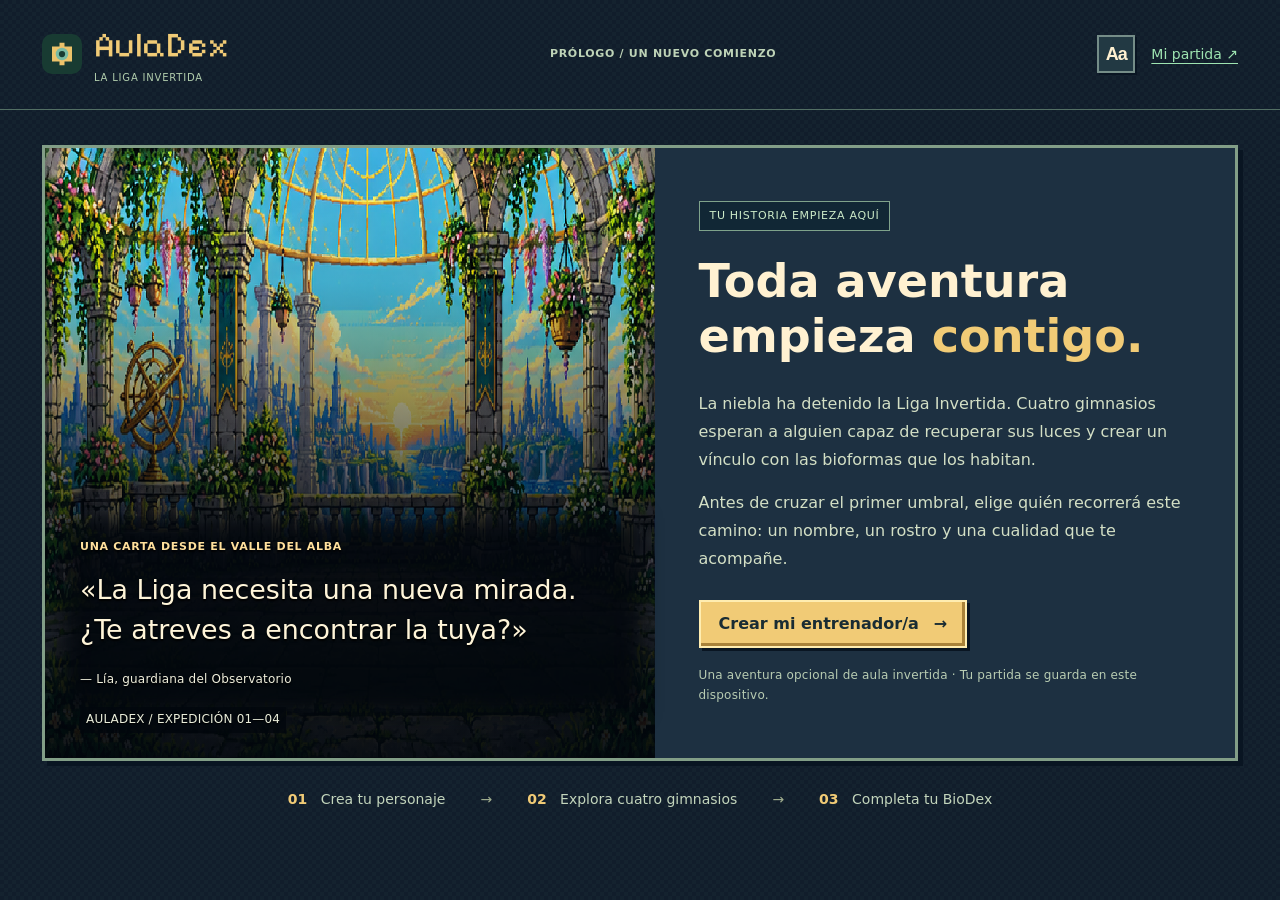
<file: docs/index.html>
<!doctype html>
<html lang="es" data-font="readable"><head>
<meta charset="utf-8"><meta name="viewport" content="width=device-width,initial-scale=1,viewport-fit=cover">
<meta name="theme-color" content="#142733"><meta name="description" content="Cuatro gimnasios, cuatro bioformas y una aventura opcional para transformar tus clases con aula invertida.">
<title>AulaDex · La Liga Invertida</title>
<link rel="icon" href="./assets/favicon.svg" type="image/svg+xml"><link rel="stylesheet" href="./styles.css?v=retro1"><link rel="stylesheet" href="./profile.css?v=retro1">
<link rel="preload" href="./assets/pixelify-latin.woff2" as="font" type="font/woff2" crossorigin><link rel="stylesheet" href="./retro.css?v=contrast4">
<link rel="stylesheet" href="./reading.css?v=reading5">
</head><body><a class="skip" href="#main">Saltar al contenido</a><div id="app"></div>
<div id="toast" class="toast" role="status" aria-live="polite"></div>
<dialog id="dialog" aria-labelledby="dialog-title"><div id="dialog-content"></div></dialog>
<input id="import-file" type="file" accept="application/json,.json" hidden>
<noscript>Activa JavaScript para iniciar esta aventura.</noscript><script type="module" src="./app.js?v=reading5"></script></body></html>
</file>
<file: docs/styles.css>
:root{--paper:#f5f2e9;--card:#fffdf7;--ink:#243b32;--green:#193e33;--muted:#70786c;--line:#dedfd2;--gold:#efc56a;--serif:Georgia,'Times New Roman',serif;--mono:'Courier New',monospace;--sans:system-ui,-apple-system,BlinkMacSystemFont,'Segoe UI',sans-serif}
*{box-sizing:border-box}html{scroll-behavior:smooth}body{margin:0;background:var(--paper);color:var(--ink);font:15px/1.6 var(--sans)}button,input,textarea{font:inherit}button,a,input,textarea{-webkit-tap-highlight-color:transparent}button{cursor:pointer}a{color:inherit;text-decoration:none}button:disabled{cursor:default;opacity:.5}button:focus-visible,a:focus-visible,input:focus-visible,textarea:focus-visible{outline:3px solid #a66d19;outline-offset:4px}h1,h2,h3,p{margin:0}h1,h2,h3{font-family:var(--serif);font-weight:500;line-height:1.12}h1{font-size:clamp(36px,4vw,60px);letter-spacing:-1.8px}h1 em{color:#748c6b;font-weight:400}h2{font-size:30px;letter-spacing:-.6px}h3{font-size:24px}img{max-width:100%}.muted{color:var(--muted)}.small{font-size:12px}.eyebrow{display:block;font:10px/1.6 var(--mono);font-weight:700;letter-spacing:1.5px;text-transform:uppercase}.skip{position:fixed;left:16px;top:-100px;background:var(--gold);padding:12px;z-index:20}.skip:focus{top:16px}.sidebar{position:fixed;inset:0 auto 0 0;width:230px;padding:34px 24px;display:flex;flex-direction:column;background:#edeedf;border-right:1px solid #d8dccb;z-index:5}.brand{display:flex;align-items:center;gap:12px;margin-bottom:40px}.brand>span{font-family:var(--serif);font-size:30px;line-height:1.1}.brand small{display:block;margin-top:7px;font:8px var(--mono);letter-spacing:1.5px}.edition{font:8px var(--mono);letter-spacing:1px;display:flex;justify-content:space-between;color:#737e68;padding-bottom:18px;border-bottom:1px solid #d2d7c5}nav{display:grid;gap:8px;margin:24px -10px 36px}.nav-item{display:flex;align-items:center;gap:13px;padding:13px 15px;border-radius:5px;color:#63715d;font-size:13px}.nav-item>span{font-size:19px;min-width:20px;text-align:center}.nav-item.active{background:var(--green);color:#fff8e8;box-shadow:0 3px 0 #c4cbb7}.nav-item b{margin-left:auto;font:10px var(--mono);background:#ffffff20;padding:2px 7px;border-radius:3px}.passport{border-top:1px solid #d2d7c5;padding:25px 0}.passport>strong{display:block;margin-top:7px;font-family:var(--serif);font-size:21px;overflow-wrap:anywhere}.badge-row{display:flex;gap:10px;margin:20px 0}.mini-badge{display:grid;place-items:center;width:31px;height:34px;color:#a7ad98;background:#e1e5d3;clip-path:polygon(50% 0,100% 25%,100% 75%,50% 100%,0 75%,0 25%);font-size:21px}.mini-badge.earned{background:var(--green);color:var(--gold)}.progress-track{height:4px;background:#d6ddc9}.progress-track i{display:block;height:100%;background:#567957;transition:width .5s}.passport small{display:block;margin-top:8px;color:#6c7863;font-size:10px}.sidebar-foot{margin-top:auto;font-size:9px;color:#6f7b66}.save-dot{display:inline-block;width:5px;height:5px;margin-right:5px;border-radius:50%;background:#61835f}.save-dot.warning{background:#b35d32}.text-btn{display:block;border:0;background:none;color:var(--green);padding:8px 0;font-size:11px;text-decoration:underline}.course-label{display:block;border-top:1px solid #d2d7c5;margin-top:19px;padding-top:18px;font-size:9px;line-height:1.8}.workspace{margin-left:230px}.topbar{height:94px;display:flex;align-items:center;justify-content:space-between;padding:0 42px;border-bottom:1px solid var(--line);background:#fbf9f1}.topbar .eyebrow{font-size:8px;color:#8a8f7c;margin-bottom:5px}.crumb{font-size:12px}.crumb>span{margin:0 9px;color:#a6ad96}.top-actions{display:flex;align-items:center;gap:10px}.optional-chip{font:9px var(--mono);border:1px solid #d6dccb;border-radius:50px;padding:5px 12px;color:#65755e;margin-right:8px}.icon-btn{border:1px solid #d5d9c9;background:transparent;color:var(--ink);width:35px;min-width:35px;height:35px;border-radius:4px;display:inline-grid;place-items:center;font-size:20px}.icon-btn:hover:not(:disabled){background:#e7eadb}main{max-width:1440px;margin:auto;padding:38px 42px 45px;outline:none}.page-intro{display:flex;align-items:center;justify-content:space-between;gap:20px;margin-bottom:30px}.page-intro .eyebrow{color:#7c8972;margin-bottom:12px;font-size:9px}.page-intro .muted{margin-top:12px}.chapter-seal{display:flex;align-items:center;gap:12px;padding:12px 18px;border:1px solid #d3dac5;min-width:130px;background:#eff1e4}.chapter-seal strong{font:38px var(--serif);line-height:1}.chapter-seal span{font:9px/1.8 var(--mono);color:#7a856c}.hero-panel{position:relative;min-height:364px;overflow:hidden;border-radius:7px;background:var(--green);color:#f7f1de;isolation:isolate}.hero-copy{position:relative;z-index:2;width:53%;padding:32px 35px;background:linear-gradient(90deg,#193e33 70%,#193e3300);pointer-events:none}.hero-copy>*{pointer-events:auto}.tag{display:inline-block;padding:5px 10px;border:1px solid #dbe0ce;color:#607558;border-radius:3px;font:9px/1.4 var(--mono);letter-spacing:1px}.tag.light{border-color:#ffffff38;color:#d7dfc2;font-size:8px}.hero-copy h2{font-size:clamp(28px,3vw,41px);margin:20px 0 16px;line-height:1.12}.hero-copy p{max-width:360px;color:#d0d9c3;font-size:12px;line-height:1.9}.btn{display:inline-flex;gap:15px;align-items:center;justify-content:center;background:var(--green);border:1px solid var(--green);border-radius:4px;color:#fff7e4;padding:12px 19px;font-size:12px;font-weight:600;line-height:1.5;min-height:44px;transition:filter .15s,transform .15s}.btn:hover{filter:brightness(1.15);transform:translateY(-1px)}.btn.secondary{background:transparent;color:var(--green);border-color:#cbd3be}.btn.golden{background:var(--gold);border-color:var(--gold);color:#304132}.hero-copy .btn{margin-top:21px}.hero-copy .btn>span{margin-left:10px}.hero-caption{display:block;color:#b9c9ad;font-size:8px;margin-top:15px}.scene{background-image:url('./assets/arenas.png');background-size:200% 200%;background-repeat:no-repeat;background-color:#284331}.scene-1{background-position:left top}.scene-2{background-position:right top}.scene-3{background-position:left bottom}.scene-4{background-position:right bottom}.hero-art{position:absolute;inset:0 0 0 auto;width:56%;z-index:-1}.hero-panel:after{content:'';position:absolute;inset:0;background:linear-gradient(90deg,#193e33 28%,transparent 72%);z-index:-1}.hero-coordinate{position:absolute;right:15px;bottom:12px;font:8px var(--mono);letter-spacing:1px;color:#fff5d3;background:#183b32a0;padding:5px 8px}.section-heading{display:flex;justify-content:space-between;align-items:flex-end;gap:15px;margin:32px 0 20px}.section-heading .eyebrow{font-size:8px;color:#829078;margin-bottom:7px}.section-heading h2{font-size:27px}.section-heading>.small{font-size:9px}.gym-grid{display:grid;grid-template-columns:repeat(4,minmax(0,1fr));gap:16px}.gym-card{background:var(--card);border:1px solid #dedfd0;border-radius:5px;overflow:hidden;transition:transform .2s,box-shadow .2s}.gym-card:hover{transform:translateY(-4px);box-shadow:0 10px 24px #1d392b10}.card-image{position:relative;display:block;width:100%;border:0;background:none;padding:0;text-align:left;aspect-ratio:1.1}.card-image .scene{position:absolute;inset:0}.week-label{position:absolute;top:10px;left:10px;padding:4px 6px;background:#fff9e9ed;font:8px var(--mono);color:#284331;border-radius:2px}.status-pill{position:absolute;bottom:10px;left:10px;padding:4px 7px;border-radius:3px;background:#17382de8;color:#fff6de;font:8px var(--mono)}.status-pill.done{background:#f2d28e;color:#29432b}.card-content{padding:17px 15px 10px}.card-region{font:8px var(--mono);letter-spacing:1px;text-transform:uppercase;color:#819074}.card-content h3{font-size:22px;margin:8px 0;letter-spacing:-.5px}.card-content>p{font-size:10px;color:#7b856e;min-height:17px}.card-link{border:0;border-top:1px solid #e4e6da;width:100%;background:none;padding:13px 0 4px;color:var(--gym,var(--green));display:flex;justify-content:space-between;align-items:center;font-size:10px;margin-top:15px;text-align:left;gap:8px}.field-note{display:flex;align-items:center;gap:20px;background:#ecefdf;border:1px solid #dce2cc;border-radius:4px;padding:22px 25px;margin-top:26px}.note-symbol{font-size:30px;color:#7c946c}.field-note strong{font-size:12px}.field-note p{font-size:11px;color:#748167;line-height:1.8;margin-top:5px;max-width:650px}.field-note>a{margin-left:auto;white-space:nowrap;font-size:10px;text-decoration:underline}.page-foot{max-width:1440px;padding:18px 42px;margin:auto;border-top:1px solid #e1e4d6;display:flex;justify-content:space-between;font:8px var(--mono);color:#8a937e;letter-spacing:1px}.back-link{display:inline-block;color:#71836a;font-size:11px;margin:0 0 20px}.gate-panel{display:grid;grid-template-columns:1fr 1fr;background:var(--card);border:1px solid var(--line);border-radius:6px;overflow:hidden}.gate-art{min-height:590px}.gate-copy{padding:40px 34px}.gate-copy h1{font-size:44px;margin:15px 0 24px}.lead{font-size:14px;line-height:1.9;color:#68775f}.trainer-line{display:flex;align-items:center;gap:14px;margin:25px 0}.trainer-line>span{color:var(--gym);font-size:36px}.trainer-line strong,.trainer-line small{display:block}.trainer-line small{font-size:10px;color:#819173}.lesson-meta{display:flex;flex-wrap:wrap;gap:13px;font:10px var(--mono);color:#78866c;border-top:1px solid var(--line);padding-top:18px;margin-bottom:28px}.gate-copy>p.small{margin-top:18px}.gate-copy>.btn{margin:0 4px 8px 0}label{display:block;font-size:12px;color:#65765b;line-height:1.6}input,textarea{width:100%;background:#f7f7ee;border:1px solid #cfd7c1;border-radius:4px;padding:11px 13px;color:var(--ink)}input::placeholder,textarea::placeholder{color:#89917d}input:focus,textarea:focus{background:#fffdf7}.input-row{display:flex;gap:8px;margin-top:11px}.input-row input{min-width:0;font-family:var(--mono);letter-spacing:3px;max-width:160px}.input-row .btn{padding:10px 14px;white-space:nowrap}.error-text{min-height:20px;color:#ab4739;font-size:11px;margin-top:7px}.reading-top{display:flex;justify-content:space-between;gap:10px}.reading-top .eyebrow{font-size:9px;color:#7b8a6e}.novel{display:grid;grid-template-columns:1fr 1fr;background:var(--card);border:1px solid var(--line);border-radius:6px;overflow:hidden}.novel-art{position:relative;min-height:590px;overflow:hidden}.novel-art>.scene{position:absolute;inset:0}.novel-art:after{content:'';position:absolute;inset:0;background:linear-gradient(0deg,#102d24bd,transparent 65%)}.novel-number{position:absolute;z-index:1;left:25px;top:20px;color:#fff7dd8c;font:50px var(--serif)}.speech{position:absolute;bottom:25px;left:25px;right:25px;z-index:1;background:#fffbecee;border:1px solid #e7dec6;padding:20px 23px;border-radius:3px;box-shadow:5px 5px 0 #152d2650}.speech>span{font:9px var(--mono);color:var(--gym);text-transform:uppercase;letter-spacing:2px}.speech p{font:17px/1.65 var(--serif);margin-top:7px}.novel-page{display:flex;flex-direction:column;padding:40px 35px}.novel-page>.eyebrow{color:var(--gym)}.novel-page h1{font-size:43px;margin:18px 0;letter-spacing:-1px}.lesson-divider{width:40px;height:2px;background:var(--gym);margin-bottom:23px}.lesson-text{color:#5f6c59;font-size:15px;line-height:1.9}.source-link{display:inline-block;border:0;background:none;color:#53754f;font:10px/1.7 var(--mono);text-align:left;padding:0;margin-top:18px;text-decoration:underline;text-underline-offset:3px}.thinking{background:#eef0e1;border-left:2px solid var(--gym);padding:17px 18px;margin:25px 0}.thinking span{font:8px var(--mono);letter-spacing:1px;color:#7a896c}.thinking p{margin-top:8px;font:17px/1.6 var(--serif)}.slide-nav{display:flex;align-items:center;gap:14px;justify-content:space-between;margin-top:auto;padding-top:20px}.dots{display:flex;gap:5px}.dots span{width:6px;height:6px;border-radius:50%;background:#d7ddcb}.dots .filled{background:var(--gym)}.battle-layout{display:grid;grid-template-columns:1.05fr 1fr;gap:20px}.arena{position:relative;overflow:hidden;min-height:625px;border-radius:6px;isolation:isolate}.arena-scene{position:absolute;inset:0;z-index:-2}.arena:after{content:'';position:absolute;inset:0;background:linear-gradient(0deg,#122b26a0,transparent 50%,#122b2660);z-index:-1}.enemy-hud,.player-hud{position:absolute;left:22px;right:22px;border:1px solid #f3efdc80;background:#fff9e8f0;border-radius:4px;padding:15px 18px;box-shadow:4px 4px 0 #18392c4a}.enemy-hud{top:22px}.enemy-hud>.eyebrow,.player-hud>.eyebrow{font-size:7px;color:#728267}.enemy-hud>div:first-of-type,.player-hud>div:first-of-type{display:flex;justify-content:space-between;align-items:center;margin:5px 0 8px;gap:10px}.enemy-hud strong{font:28px var(--serif)}.enemy-hud span,.player-hud span{font:11px var(--mono)}.enemy-hud small{display:block;font-size:9px;color:#728267;margin-top:6px}.hp-track{height:8px;background:#d9d9c8;border-radius:2px;overflow:hidden}.hp-track i{display:block;height:100%;background:var(--gym);transition:width .4s}.hp-track.player i{background:#4c8959}.player-hud{bottom:48px;left:32px;right:80px}.player-hud strong{font-size:14px}.arena-label{position:absolute;bottom:16px;left:25px;color:#fff2d6;font:8px var(--mono);letter-spacing:1px}.battle-flare{position:absolute;top:48%;left:50%;transform:translate(-50%,-50%);font:48px var(--serif);color:#fff8d3;text-shadow:0 2px 18px #ffe57a}.battle-flare.hit{animation:hit .6s ease-out;color:#fff4b7}.battle-console{background:var(--card);border:1px solid var(--line);border-radius:6px;padding:28px 28px}.battle-console>.eyebrow{font-size:8px;color:#7b8a6f}.battle-console h1{font:27px/1.3 var(--serif);letter-spacing:-.4px;margin:16px 0 22px}.answer-list{display:grid;gap:10px}.answer{display:flex;gap:13px;align-items:center;border:1px solid #d9decd;background:#f8f8ef;padding:13px 14px;text-align:left;color:#4b5f44;border-radius:4px;font-size:12px;line-height:1.6;min-height:60px}.answer>span{font:11px var(--mono);border:1px solid #cdd7bf;padding:3px 7px;border-radius:3px;color:#6f8562}.answer:hover:not(:disabled){background:#e9efde;border-color:#728e65}.answer:disabled{opacity:.65}.answer.correct{background:#e2eed9;border-color:#6e9560;opacity:1}.answer.wrong{background:#f5e4d9;border-color:#bf715e;opacity:1}.battle-tools{display:flex;gap:10px;margin:20px 0 14px}.tool-btn{background:none;border:1px solid #d6dccb;border-radius:4px;padding:8px 12px;color:#6d805f;font-size:11px}.battle-feedback{margin-top:18px;border-left:3px solid #77a26b;background:#edf2e5;padding:15px 18px}.battle-feedback.wrong{border-color:#ba7a5a;background:#f5eae0}.battle-feedback>strong{font-size:12px}.battle-feedback>p{margin:7px 0 13px;font-size:12px}.hint-box{margin-top:15px;padding:12px;background:#f6edcd;font-size:12px}.capture-panel{max-width:850px;text-align:center;margin:auto;background:var(--card);border:1px solid var(--line);border-radius:6px;padding:35px 50px;position:relative;overflow:hidden}.capture-panel>.eyebrow{color:var(--gym)}.capture-panel h1{font-size:39px;margin:15px 0}.capture-intro{font-size:13px;color:#78886b;max-width:550px;margin:auto}.capture-orbit{position:relative;width:300px;height:300px;margin:15px auto 4px;isolation:isolate}.sprite{aspect-ratio:1;background-image:url('./assets/creatures-v2.png');background-size:200% 200%;background-repeat:no-repeat;image-rendering:auto}.sprite-1{background-position:left top}.sprite-2{background-position:right top}.sprite-3{background-position:left bottom}.sprite-4{background-position:right bottom}.capture-orbit .sprite{position:absolute;inset:20px;z-index:2;filter:drop-shadow(0 8px 14px #24372b2b)}.silhouette{filter:brightness(0) opacity(.18)!important}.capture-orbit .silhouette{filter:brightness(0) opacity(.35)!important}.orbit{position:absolute;inset:13px;border:1px solid #dbe1cf;border-radius:50%;z-index:0}.orbit.o2{inset:40px;background:radial-gradient(circle,#e6eddd,transparent 70%);border-style:dashed}.spark{position:absolute;right:5px;top:35px;font-size:37px;color:var(--gym);z-index:3}.capture-panel>.btn{display:flex;width:max-content;max-width:100%;margin:22px auto}.creature-lore{font:18px/1.7 var(--serif);color:#647b57;max-width:560px;margin:18px auto}.fresh .revealed{animation:reveal 1.4s ease-out}.fresh .spark{animation:twinkle 1s ease-out 2}.reward-note{text-align:left;max-width:550px;margin:24px auto}.reward-note label{font-weight:600;margin-bottom:9px}.reward-note label span{font-weight:400;font-size:10px}.reward-note small{font-size:9px;color:#849277}.reward-note textarea{min-height:95px;resize:vertical}.button-row{display:flex;gap:12px;justify-content:center;flex-wrap:wrap;margin-top:22px}.league-finish{background:#f5edce;border:1px solid #e7d8a6;padding:24px;margin-top:30px}.league-finish strong{font:24px var(--serif)}.league-finish p{font-size:12px;margin:10px auto}.league-finish a{font-size:12px;text-decoration:underline}.dex-grid{display:grid;grid-template-columns:repeat(4,minmax(0,1fr));gap:18px}.dex-card{background:#efeee5;border:1px solid #dce0d0;border-radius:5px;padding:18px;text-align:center}.dex-card.registered{background:var(--card);border-top:3px solid var(--gym)}.dex-label{display:flex;justify-content:space-between;font:8px var(--mono);color:#829077}.dex-sprite{margin:20px auto 12px;width:100%;max-width:230px;aspect-ratio:1;background:radial-gradient(circle,#e4e9d7,transparent 70%)}.dex-card>.eyebrow{font-size:7px;color:#7d8b71}.dex-card h2{font-size:29px;margin:9px 0 12px}.dex-card>p:not(.eyebrow){font-size:11px;color:#7c896e;margin-top:16px;min-height:108px}.dex-card .tag{font-size:8px}.journal-grid{display:grid;grid-template-columns:1fr 1fr;gap:20px}.journal-card{position:relative;background:var(--card);border:1px solid var(--line);padding:27px;border-radius:5px;border-top:3px solid var(--gym)}.journal-number{position:absolute;right:20px;top:18px;font:34px var(--serif);color:#d5dcc9}.journal-card>.eyebrow{font-size:8px;color:var(--gym)}.journal-card h2{font-size:29px;margin:12px 24px 18px 0}.journal-card label{font-size:11px;min-height:40px;margin-bottom:15px}.journal-card textarea{min-height:140px;resize:vertical}.journal-card small{font-size:9px;color:#839173}.print-note{display:none}.library{margin-top:30px;background:#edeedf;border:1px solid #dce0ce;border-radius:4px;padding:28px}.library h2{margin:8px 0 18px;font-size:28px}.library>p{font-size:12px;line-height:1.8}.library>p+.btn{margin-top:18px}.source-title{display:block;font-size:10px;color:#7f8b71;margin-top:3px}.library .source-link{margin-top:12px}.guide-grid{display:grid;grid-template-columns:repeat(2,1fr);gap:20px}.guide-card{background:var(--card);padding:30px;border:1px solid var(--line);border-radius:4px}.guide-card>span{font:32px var(--serif);color:#b2bf9c}.guide-card h2{font-size:27px;margin:12px 0}.guide-card p{font-size:13px;color:#738066;line-height:1.9}.toast{position:fixed;bottom:22px;left:calc(50% + 100px);transform:translate(-50%,30px);opacity:0;pointer-events:none;max-width:min(90vw,500px);padding:14px 22px;background:#193e33;color:#fff7df;border:1px solid #789466;border-radius:5px;box-shadow:0 8px 20px #213f2c30;transition:.2s;z-index:30;font-size:12px}.toast.show{opacity:1;transform:translate(-50%,0)}dialog{max-width:610px;width:calc(100% - 32px);border:1px solid #c8d0b9;border-radius:7px;background:var(--card);color:var(--ink);padding:28px;box-shadow:0 30px 100px #16392c60;max-height:90dvh;overflow:auto}dialog::backdrop{background:#142b25a0;backdrop-filter:blur(4px)}.dialog-head{display:flex;gap:20px;justify-content:space-between;align-items:flex-start;margin-bottom:22px}.dialog-head h2{font-size:28px}.dialog-head+p{font-size:13px;line-height:1.9}.citation{margin:15px 0 23px;font-size:14px;line-height:1.9;overflow-wrap:anywhere}.citation a{text-decoration:underline}.field-label{margin:20px 0 8px}dialog .small{margin-top:18px}dialog .button-row{justify-content:flex-start}
@keyframes reveal{0%{filter:brightness(0) drop-shadow(0 0 20px #efd070);transform:scale(.65)}50%{filter:brightness(3);transform:scale(1.07)}100%{filter:brightness(1);transform:scale(1)}}@keyframes twinkle{50%{transform:scale(1.5) rotate(25deg)}}@keyframes hit{0%{transform:translate(-50%,-50%) scale(.6);opacity:.4}65%{transform:translate(-50%,-70%) scale(1.6)}100%{transform:translate(-50%,-80%);opacity:1}}
@media(min-width:1700px){.hero-panel{min-height:420px}.hero-copy{padding:42px}.card-image{aspect-ratio:1.2}.hero-copy p{font-size:14px;max-width:420px}.hero-caption{font-size:10px}}
@media(max-width:1200px){.sidebar{width:195px;padding:28px 20px}.workspace{margin-left:195px}.brand>span{font-size:26px}.brand small{font-size:7px}.topbar{padding:0 26px}main{padding:30px 26px}.gym-grid,.dex-grid{grid-template-columns:repeat(2,minmax(0,1fr))}.hero-copy{width:60%;padding:30px}.hero-art{width:56%}.card-image{aspect-ratio:1.4}.hero-copy h2{font-size:34px}.gate-copy,.novel-page{padding:27px}.gate-copy h1,.novel-page h1{font-size:37px}.battle-layout{gap:14px}.battle-console{padding:22px}.battle-console h1{font-size:25px}.page-foot{padding:18px 26px}.dex-card>p:not(.eyebrow){min-height:55px}.arena{min-height:620px}.novel-art,.gate-art{min-height:620px}}
@media(max-width:900px){.sidebar{position:static;width:100%;padding:17px 23px;flex-direction:row;align-items:center;gap:25px;border-right:0;border-bottom:1px solid var(--line)}.brand{margin:0}.brand img{width:32px;height:32px}.brand>span{font-size:24px}.brand small{font-size:6px;letter-spacing:1px;margin-top:4px}.edition,.passport,.sidebar-foot{display:none}nav{display:flex;margin:0 0 0 auto;gap:3px}.nav-item{padding:9px 11px;font-size:11px;gap:7px}.nav-item>span{font-size:16px;min-width:15px}.workspace{margin-left:0}.topbar{height:70px}.topbar .eyebrow{font-size:7px}.page-intro h1{font-size:47px}.hero-panel{min-height:345px}.hero-copy{width:57%;padding:28px}.hero-art{width:55%}.hero-copy h2{font-size:34px}.hero-caption{font-size:8px}.hero-copy p{font-size:11px}.scene.hero-art{background-size:200% 200%}.gate-art,.novel-art{min-height:610px}.battle-layout{grid-template-columns:.85fr 1fr}.player-hud{right:35px;left:20px}.toast{left:50%}}
@media(max-width:650px){.sidebar{padding:14px 16px;flex-wrap:wrap;gap:14px}.brand{width:100%;justify-content:center}.brand>span{font-size:25px}.brand small{font-size:7px}nav{margin:0;width:100%;justify-content:space-between}.nav-item{justify-content:center;padding:8px 10px;flex:1;font-size:10px;white-space:nowrap}.nav-item>span{display:none}.nav-item b{padding:1px 4px;font-size:8px;margin-left:0}.topbar{height:62px;padding:0 18px}.topbar .eyebrow{font-size:6px;letter-spacing:.7px}.crumb{font-size:10px}.top-actions{gap:6px}.optional-chip{display:none}.top-actions .icon-btn{width:30px;min-width:30px;height:30px;font-size:18px}main{padding:26px 17px 30px}.page-intro{margin-bottom:24px;gap:10px;align-items:center}.page-intro h1{font-size:39px;letter-spacing:-1.5px}.page-intro .eyebrow{font-size:7px;letter-spacing:.9px}.chapter-seal{min-width:78px;padding:9px;gap:7px}.chapter-seal strong{font-size:27px}.chapter-seal span{font-size:6px}.hero-panel{min-height:535px;display:flex;align-items:flex-end}.hero-art{inset:0 0 auto;width:100%;height:325px;background-size:200% 200%}.hero-panel:after{background:linear-gradient(0deg,#193e33 26%,#193e33dc 45%,transparent 85%);inset:0}.hero-copy{width:100%;padding:220px 24px 28px;background:transparent}.hero-copy h2{font-size:32px;margin:13px 0}.hero-copy p{font-size:12px;max-width:330px}.hero-copy .btn{margin-top:17px}.hero-caption{font-size:8px}.hero-coordinate{top:14px;bottom:auto;font-size:7px}.section-heading{align-items:flex-start;flex-direction:column;gap:8px;margin-top:27px}.section-heading h2{font-size:27px}.section-heading .eyebrow{font-size:7px}.section-heading>.small{font-size:9px}.gym-grid{gap:12px}.card-image{aspect-ratio:.95}.card-content{padding:14px 10px 8px}.card-region{font-size:6px;letter-spacing:.5px}.card-content h3{font-size:21px;min-height:47px;line-height:1.15;margin-top:7px}.card-content p{font-size:9px;min-height:29px}.week-label{font-size:6px;left:7px;top:7px}.status-pill{font-size:6px;left:6px;bottom:7px;padding:4px}.card-link{font-size:9px;margin-top:9px;min-height:40px;padding-top:10px}.field-note{padding:18px 16px;align-items:flex-start;gap:12px;flex-wrap:wrap}.field-note .note-symbol{font-size:25px}.field-note>div{flex:1}.field-note strong{font-size:11px}.field-note p{font-size:10px}.field-note>a{margin-left:36px;font-size:10px}.page-foot{padding:15px 17px;font-size:6px;letter-spacing:.5px}.gate-panel,.novel{grid-template-columns:1fr}.gate-art{min-height:0;height:auto;aspect-ratio:1.15}.gate-copy{padding:27px 22px}.gate-copy h1{font-size:38px}.gate-copy .lead{font-size:13px}.input-row{flex-wrap:wrap}.input-row input{max-width:100%;flex:1;min-width:120px}.input-row .btn{flex:1}.reading-top{align-items:flex-start}.reading-top .eyebrow{font-size:6px;max-width:110px;text-align:right}.novel-art{min-height:0;aspect-ratio:.95}.novel-number{font-size:40px;top:12px;left:18px}.speech{bottom:17px;left:17px;right:17px;padding:15px 17px}.speech p{font-size:15px}.speech>span{font-size:8px}.novel-page{padding:27px 22px}.novel-page h1{font-size:36px}.novel-page>.eyebrow{font-size:8px}.lesson-text{font-size:14px}.thinking p{font-size:17px}.slide-nav{gap:10px}.slide-nav .btn{font-size:11px;padding:11px 12px}.dots{gap:4px}.dots span{width:5px;height:5px}.battle-layout{grid-template-columns:1fr}.arena{min-height:0;aspect-ratio:1.12}.enemy-hud{top:15px;left:15px;right:38%;padding:10px 13px}.enemy-hud>.eyebrow{font-size:6px;letter-spacing:.3px}.enemy-hud strong{font-size:21px}.enemy-hud small{font-size:7px}.enemy-hud span{font-size:8px}.player-hud{bottom:38px;left:36%;right:15px;padding:10px 12px}.player-hud strong{font-size:10px}.player-hud span{font-size:8px}.player-hud>.eyebrow{font-size:6px;letter-spacing:.5px}.hp-track{height:6px}.arena-label{font-size:6px;bottom:13px;left:16px}.battle-flare{font-size:33px}.battle-console{padding:24px 20px}.battle-console h1{font-size:26px}.battle-console>.eyebrow{font-size:7px}.answer{font-size:12px;min-height:65px}.battle-tools{gap:8px}.tool-btn{font-size:10px}.capture-panel{padding:28px 18px}.capture-panel h1{font-size:33px}.capture-panel>.eyebrow{font-size:7px}.capture-intro{font-size:12px}.capture-orbit{width:min(260px,100%);height:auto;aspect-ratio:1}.capture-orbit .sprite{inset:15px}.creature-lore{font-size:17px}.reward-note label{font-size:11px}.button-row .btn{flex:1}.league-finish{padding:21px 16px}.league-finish strong{font-size:23px}.dex-grid{gap:12px}.dex-card{padding:13px 11px}.dex-label{font-size:6px}.dex-card>.eyebrow{font-size:6px;letter-spacing:.4px}.dex-card h2{font-size:25px}.dex-card>p:not(.eyebrow){font-size:10px;min-height:130px}.dex-sprite{margin:18px auto 10px}.dex-card .tag{font-size:7px;letter-spacing:.5px}.journal-grid,.guide-grid{grid-template-columns:1fr}.page-intro:has(.btn){flex-wrap:wrap}.page-intro>.btn{font-size:10px}.journal-card{padding:24px}.journal-card h2{font-size:28px}.journal-card label{min-height:0}.library{padding:22px 18px}.library h2{font-size:27px}.library>.eyebrow{font-size:8px}.guide-card{padding:25px}.toast{width:calc(100% - 32px);max-width:450px;bottom:15px;font-size:11px;padding:13px 17px}dialog{padding:24px 20px}.dialog-head h2{font-size:27px}.citation{font-size:12px}}
@media(max-width:650px){.field-note{display:grid;grid-template-columns:24px minmax(0,1fr)}.field-note>div{min-width:0}.field-note>a{grid-column:2;margin-left:0;white-space:normal}}
@media(prefers-reduced-motion:reduce){*,*:before,*:after{scroll-behavior:auto!important;animation:none!important;transition:none!important}}
@media print{body{background:white;font-size:12px}.sidebar,.topbar,.page-foot,.toast,.skip,dialog,.btn,.source-link,textarea,.journal-card>small{display:none!important}.workspace{margin:0}main{padding:0;max-width:none}.page-intro h1{font-size:35px}.journal-grid{display:block}.journal-card{break-inside:avoid;margin:15px 0;padding:15px;border:1px solid #ccc}.journal-card h2{font-size:23px}.journal-card label{min-height:0}.print-note{display:block;margin-top:15px;white-space:pre-wrap;overflow-wrap:anywhere}.library{break-inside:avoid;background:white;padding:15px}.library .source-title:before{content:'• '}.source-title{font-size:10px}.page-intro .muted{font-size:12px}}
</file>
<file: docs/profile.css>
.sr-only{position:absolute;width:1px;height:1px;overflow:hidden;clip-path:inset(50%);white-space:nowrap}
.skip:not(:focus){opacity:0;pointer-events:none}
.backup-profile{display:flex;align-items:center;gap:17px;margin-top:20px;padding:17px;background:#eef1e1;border:1px solid #d8dfc7;border-radius:4px}.backup-profile>.avatar{width:65px;height:65px;border-radius:4px}.backup-profile strong{font:24px var(--serif);overflow-wrap:anywhere}.backup-profile .text-btn{font-size:10px}
.onboarding{min-height:100dvh;background:var(--paper)}
.onboard-top{max-width:1360px;display:flex;align-items:center;justify-content:space-between;gap:20px;margin:auto;padding:26px 42px;border-bottom:1px solid var(--line)}
.onboard-top .brand{margin:0}.onboard-top>.eyebrow{font-size:9px;color:#809075}.onboard-top>.text-btn{font-size:11px}
.intro-main{max-width:1360px;padding:35px 42px 25px}.prologue{display:grid;grid-template-columns:1.05fr 1fr;min-height:610px;border:1px solid #d9decc;border-radius:7px;overflow:hidden;background:var(--card)}
.prologue-art{position:relative;isolation:isolate;min-height:610px}.prologue-art>.scene{position:absolute;inset:0;z-index:-2}.prologue-art:after{content:'';position:absolute;inset:0;z-index:-1;background:linear-gradient(0deg,#0d3027e6,transparent 70%)}
.prologue-letter{position:absolute;left:35px;right:30px;bottom:66px;color:#fff7df}.prologue-letter>.eyebrow{font-size:8px;color:#e5d79c}.prologue-letter p{font:29px/1.45 var(--serif);margin:14px 0}.prologue-letter>span:last-child{font-size:10px;color:#d2d9c0}.prologue-coordinates{position:absolute;left:35px;bottom:25px;color:#aec3a6;font:8px var(--mono);letter-spacing:2px}
.prologue-copy{padding:48px 44px;align-self:center}.prologue-copy>.tag{font-size:8px}.prologue-copy h1{font-size:clamp(36px,4vw,59px);line-height:1.1;margin:23px 0 26px;letter-spacing:-1.8px}.prologue-copy>p{font-size:13px;line-height:1.9;color:#6d7d62}.prologue-copy>p+p{margin-top:15px}.prologue-copy>.btn{margin-top:27px}.prologue-copy>small{display:block;color:#89967b;font-size:9px;line-height:1.8;margin-top:18px}.profile-edit-link{display:block;text-decoration:underline;font-size:11px;margin-top:15px}.returning-note{background:#ecf0df;border-left:2px solid #75905e;padding:12px 15px;color:#587344;font-size:11px;line-height:1.7;margin-top:20px}.prologue-steps{display:flex;justify-content:center;gap:35px;margin-top:27px;color:#7c8970;font:10px var(--mono)}.prologue-steps b{color:#345e43;font-weight:700;margin-right:9px}.prologue-steps i{font-style:normal;color:#a2af90}
.character-main{max-width:1250px;padding:30px 42px 50px}.character-heading{margin-bottom:28px}.character-heading>.eyebrow{font-size:9px;color:#829174}.character-heading h1{font-size:46px;margin:12px 0 15px}.character-heading>p:last-child{color:#7a896b;font-size:12px}.character-layout{display:grid;grid-template-columns:340px minmax(0,1fr);gap:44px;align-items:start}.character-preview{position:sticky;top:24px;background:#e9eddc;border:1px solid #cfd8bd;border-radius:6px;padding:22px;text-align:center;box-shadow:5px 5px 0 #dee4d0}.credential-top{display:flex;justify-content:space-between;color:#7f8e70;font:8px var(--mono);letter-spacing:1px}.portrait-frame{position:relative;width:100%;aspect-ratio:1;margin:22px auto 20px;background:#cad8bf;border:5px solid #fff9e6;outline:1px solid #bccbad;box-shadow:0 7px 22px #233f2920;isolation:isolate}.avatar{display:block;aspect-ratio:1;background-image:url('./assets/avatars.png');background-size:200% 200%;background-repeat:no-repeat;background-color:#294e3b;overflow:hidden}.avatar-1{background-position:left top}.avatar-2{background-position:right top}.avatar-3{background-position:left bottom}.avatar-4{background-position:right bottom}.preview-portrait{width:100%;height:100%}.credential-star{position:absolute;right:-14px;bottom:-14px;display:grid;place-items:center;width:47px;height:47px;background:var(--avatar-color);border:3px solid #fff7df;color:#f2d69b;font-size:28px;border-radius:50%}.character-preview>.eyebrow{font-size:7px;color:#82906f}.character-preview h2{font-size:31px;margin:10px 0 12px;overflow-wrap:anywhere}.credential-trait{display:inline-block;font:10px var(--mono);background:#d8e3cb;border:1px solid #c4d3b3;border-radius:3px;padding:6px 12px;color:#4d6b3e}.character-preview>p:not(.eyebrow){font:17px/1.6 var(--serif);color:#69805a;margin:17px 0;overflow-wrap:anywhere}.credential-badges{display:flex;justify-content:center;gap:18px;margin-top:24px;border-top:1px solid #d2dcc2;padding-top:20px;color:#a8b798;font-size:23px}.character-preview>small{display:block;font-size:8px;color:#80926d;margin-top:12px}.character-form{padding:8px 0}.character-form fieldset{border:0;margin:0 0 27px;padding:0;min-width:0}.character-form legend{font:19px/1.4 var(--serif);margin-bottom:14px;color:#365139}.character-form legend>span{font:9px var(--mono);display:inline-grid;place-items:center;background:#e6eadb;color:#829272;width:25px;height:25px;border-radius:50%;margin-right:9px;vertical-align:middle}.character-form legend>small{font:10px var(--sans);color:#8a977f}.character-form input{background:#fffdf7;min-height:46px;font-size:14px}.field-help{font-size:9px;color:#8b977f;line-height:1.8;margin-top:7px}.avatar-options{display:grid;grid-template-columns:repeat(4,minmax(0,1fr));gap:11px}.avatar-option{padding:5px 5px 8px;background:#faf9ee;border:1px solid #d9dfcd;border-radius:4px;position:relative;color:#7a8b6c}.avatar-option>.avatar{width:100%;border-radius:2px}.avatar-option>span:not(.avatar){display:block;font:11px var(--serif);margin-top:7px}.avatar-option>i{position:absolute;right:8px;top:8px;display:grid;place-items:center;font-style:normal;width:18px;height:18px;border-radius:50%;background:#fffae8e0;color:#426a43;font-size:9px}.avatar-option.chosen{border:2px solid #54744b;background:#eaf0de;padding:4px 4px 7px}.avatar-option:hover{border-color:#5f7f52}.trait-options{display:grid;grid-template-columns:repeat(2,minmax(0,1fr));gap:10px}.trait-option{display:flex;align-items:center;gap:10px;background:#f7f7ec;border:1px solid #d8dfcb;border-radius:4px;padding:10px 14px;color:#7c8a6d;font-size:11px}.trait-option>span{font-size:21px;color:#97a685}.trait-option.chosen{border-color:#658557;background:#e7eed9;color:#3a6035}.trait-option.chosen>span{color:#507746}.character-submit{display:flex;align-items:center;gap:20px;padding-top:18px;border-top:1px solid var(--line)}.character-submit>span{font-size:9px;color:#839477;max-width:180px;line-height:1.8}.character-form>.error-text{min-height:0;margin-bottom:10px}
.passport-portrait{width:72px;height:72px;border:3px solid #fff9e5;outline:1px solid #cbd5b9;box-shadow:3px 3px 0 #d8dfc8;margin:14px 0 10px}.passport .profile-edit-link{font-size:9px;color:#6b835d;margin-top:7px}.top-profile{display:block;width:34px;height:34px;border:2px solid #fbf8e8;outline:1px solid #ccd7bc;border-radius:50%;overflow:hidden}.top-profile>.avatar{width:100%;height:100%}.player-portrait{position:absolute;width:55px;height:55px;right:16px;top:-38px;border:3px solid #fff9e5;outline:1px solid #d1dbc0;border-radius:50%;box-shadow:0 3px 8px #14332330}.trainer-welcome{display:flex;align-items:center;gap:10px;margin-bottom:18px;color:#6d805e;font:10px var(--mono)}.trainer-welcome .avatar{width:30px;height:30px;border-radius:50%;border:2px solid #fff9e9;outline:1px solid #d0d9c1}
@media(max-height:850px) and (min-width:901px){.sidebar .passport{padding:13px 0}.passport-portrait{width:48px;height:48px;margin:10px 0}.passport .badge-row{margin:14px 0}.sidebar nav{margin-bottom:20px}.sidebar-foot .course-label{margin-top:12px;padding-top:12px}}
@media(max-width:1050px){.character-layout{grid-template-columns:280px minmax(0,1fr);gap:27px}.character-preview{padding:18px}.prologue-copy{padding:35px 30px}.prologue-copy h1{font-size:47px}.avatar-options{gap:8px}.prologue-letter{left:26px;right:23px}.prologue-letter p{font-size:26px}}
@media(max-width:750px){.onboard-top{padding:20px 24px;gap:15px}.onboard-top>.eyebrow{display:none}.onboard-top .brand>span{font-size:27px}.intro-main{padding:24px}.prologue{grid-template-columns:1fr;min-height:0}.prologue-art{min-height:0;aspect-ratio:1.4}.prologue-copy{padding:32px}.prologue-copy h1{font-size:46px}.prologue-letter{bottom:37px}.prologue-letter p{font-size:24px}.prologue-coordinates{bottom:14px;left:26px;font-size:6px}.prologue-letter>.eyebrow{font-size:6px}.prologue-letter>span:last-child{font-size:8px}.prologue-steps{font-size:8px;gap:14px}.prologue-steps b{margin-right:4px}.character-main{padding:25px 24px 40px}.character-heading h1{font-size:40px}.character-layout{grid-template-columns:1fr;gap:28px}.character-preview{position:static;max-width:360px;width:100%;margin:auto;display:grid;grid-template-columns:110px 1fr;text-align:left;gap:0 20px;padding:20px}.credential-top{grid-column:1/-1}.portrait-frame{grid-column:1;grid-row:2/7;margin:17px 0 0;height:110px;width:110px}.credential-star{width:30px;height:30px;font-size:17px;right:-8px;bottom:-8px;border-width:2px}.character-preview>.eyebrow{grid-column:2;font-size:6px;margin-top:18px;letter-spacing:.7px}.character-preview h2{grid-column:2;font-size:25px;margin:6px 0 9px}.credential-trait{grid-column:2;justify-self:start;font-size:8px;padding:5px 8px}.character-preview>p:not(.eyebrow){grid-column:2;font-size:13px;line-height:1.6;margin:10px 0 0}.credential-badges{display:none}.character-preview>small{grid-column:1/-1;text-align:center;margin-top:20px;font-size:8px}.character-form{max-width:600px;width:100%;margin:auto}.avatar-options{gap:10px}.character-form legend{font-size:20px}.trait-options{gap:10px}.character-submit{justify-content:space-between}}
@media(max-width:450px){.onboard-top{padding:18px 18px}.onboard-top .brand{width:auto;justify-content:flex-start;gap:9px}.onboard-top .brand img{width:33px;height:33px}.onboard-top .brand>span{font-size:25px}.onboard-top>.text-btn{font-size:9px}.intro-main{padding:18px 16px}.prologue-art{aspect-ratio:1.08}.prologue-copy{padding:29px 23px}.prologue-copy h1{font-size:42px;letter-spacing:-1.4px}.prologue-copy>p{font-size:12px}.prologue-copy>.btn{width:100%;font-size:12px}.prologue-copy>small{font-size:8px}.prologue-letter{left:23px;right:23px;bottom:44px}.prologue-letter p{font-size:23px}.prologue-steps{gap:10px;flex-direction:column;align-items:center;font-size:9px;margin-top:23px}.prologue-steps>i{display:none}.prologue-steps b{margin-right:9px}.character-main{padding:23px 17px 35px}.character-heading>.eyebrow{font-size:7px}.character-heading h1{font-size:36px}.character-heading>p:last-child{font-size:11px}.character-preview{grid-template-columns:90px minmax(0,1fr);gap:0 16px;padding:17px}.portrait-frame{width:90px;height:105px}.character-preview h2{font-size:24px}.credential-top{font-size:7px;letter-spacing:.7px}.character-preview>.eyebrow{font-size:5px;letter-spacing:.6px}.character-form legend{font-size:19px}.character-form legend>span{font-size:8px;width:22px;height:22px;margin-right:6px}.avatar-options{grid-template-columns:repeat(2,minmax(0,1fr));gap:12px}.avatar-option{padding:7px 7px 10px}.avatar-option.chosen{padding:6px 6px 9px}.avatar-option>.avatar{aspect-ratio:1.15}.avatar-option>span:not(.avatar){font-size:15px;margin-top:9px}.avatar-option>i{right:12px;top:12px;font-size:12px;width:22px;height:22px}.trait-option{padding:10px 12px;font-size:10px;gap:8px}.character-submit{flex-direction:column;align-items:stretch;gap:10px}.character-submit>.btn{width:100%}.character-submit>span{max-width:none;text-align:center;font-size:8px}.top-profile{width:29px;height:29px}.player-portrait{width:42px;height:42px;top:-31px;right:13px}.trainer-welcome{font-size:8px}}
@media print{.onboarding,.top-profile,.trainer-welcome{display:none!important}}
</file>
<file: docs/retro.css>
@font-face{font-family:Pixelify;src:url('./assets/pixelify-latin.woff2') format('woff2');font-weight:400;font-style:normal;font-display:swap}
:root{--paper:#111d2b;--card:#1d3041;--ink:#fff1d1;--green:#8bd2a0;--muted:#becbbd;--line:#506c71;--gold:#f1cb76;--serif:Pixelify,'Courier New',monospace;--mono:Pixelify,'Courier New',monospace;--sans:'Trebuchet MS',system-ui,sans-serif;--edge:#091522;--mint:#9ee4b1}
html{background:var(--paper);scrollbar-color:#6b8a83 #142331}
body{background-color:var(--paper);background-image:linear-gradient(45deg,#243f4325 25%,transparent 25%,transparent 75%,#243f4325 75%),linear-gradient(45deg,#243f4325 25%,transparent 25%,transparent 75%,#243f4325 75%);background-size:8px 8px;background-position:0 0,4px 4px;color:var(--ink);font-size:15px}
button,a,input,textarea{touch-action:manipulation}button{user-select:none}a,button,input,textarea{scroll-margin:20px}button:focus-visible,a:focus-visible,input:focus-visible,textarea:focus-visible{outline:3px solid #ffe18e;outline-offset:4px}
h1,h2,h3{font-family:var(--serif);font-weight:400;letter-spacing:0!important;text-wrap:balance}h1{font-size:clamp(36px,4.4vw,62px)}h1 em{color:var(--gold);font-style:normal}h2{font-size:34px}h3{font-size:28px}
.eyebrow{font-size:12px;letter-spacing:1.2px}.muted{color:var(--muted)}.small{font-size:13px}.text-btn,.profile-edit-link{color:var(--mint);font-size:13px;text-underline-offset:4px}.back-link{color:var(--mint);font-family:var(--mono);font-size:16px;min-height:36px;margin-bottom:14px}
.btn,.icon-btn,.tool-btn,.answer,.nav-item,.tag,.optional-chip,.gym-card,.gate-panel,.novel,.speech,.battle-console,.capture-panel,.dex-card,.journal-card,.library,.guide-card,.hero-panel,.field-note,.chapter-seal,.toast,dialog,input,textarea,.character-preview,.prologue,.avatar-option,.trait-option,.backup-profile,.portrait-frame{border-radius:0!important}
.btn{background:var(--gold);color:#192c33;border:2px solid #ffedb0;box-shadow:3px 3px 0 var(--edge),inset -3px -3px 0 #a98239;font-family:var(--mono);font-size:19px;font-weight:400;min-height:48px;padding:10px 18px;transition:transform .12s}
.btn:hover:not(:disabled){filter:brightness(1.08);transform:translate(-1px,-1px)}.btn:active:not(:disabled){transform:translate(2px,2px);box-shadow:1px 1px 0 var(--edge)}.btn.secondary{background:#29434b;border:2px solid #819b8e;color:var(--ink);box-shadow:3px 3px 0 var(--edge),inset -3px -3px 0 #182b36}.btn.golden{color:#192c33;border-color:#ffedb0;background:var(--gold)}.btn:disabled{opacity:.45}
.icon-btn{border:2px solid #758d88;background:#223943;color:var(--ink);box-shadow:2px 2px 0 var(--edge);width:38px;height:38px}.icon-btn:hover:not(:disabled){background:#3b5b59}.icon-btn[aria-pressed=true]{background:#45675a;color:#fff3bd}.tag{border:1px solid #7fa38b;background:#112735;color:#cceac8;font-size:12px;letter-spacing:1px}.tag.light{color:#e2edcf;border-color:#94ae91;background:#132a32}.optional-chip{color:#d6e6ce;border-color:#617d72;font-size:13px}
.sidebar{background:#142733;border-right:3px solid #607a71;box-shadow:4px 0 0 #091722;padding:30px 22px}.brand>span{font-size:35px;color:var(--gold)}.brand img{image-rendering:pixelated}.brand small{font-size:10px;letter-spacing:1px;color:#b2cead}.edition{font-size:11px;color:#9bb5a7;border-color:#42645e}.nav-item{color:#c3d6c6;font-family:var(--mono);font-size:19px;gap:10px;padding:11px 13px;border:2px solid transparent}.nav-item.active{background:#284a45;color:#fff3b8;border-color:#8bab7f;box-shadow:3px 3px 0 #081923}.nav-item b{font-size:14px;border-radius:0}.nav-item>span{font-size:20px}.passport{border-color:#42645e}.passport>.eyebrow{font-size:12px;color:#a5c5b1}.passport>strong{font-size:30px}.passport small{color:#bdd2b9;font-size:12px}.passport .profile-edit-link{font-size:12px;color:#b9dbab}.mini-badge{clip-path:polygon(25% 0,75% 0,75% 15%,100% 15%,100% 85%,75% 85%,75% 100%,25% 100%,25% 85%,0 85%,0 15%,25% 15%);background:#29494b;color:#5e7975}.mini-badge.earned{background:#a6d3a2;color:#213f42}.progress-track{height:6px;background:#29454a}.progress-track i{background:var(--gold)}.sidebar-foot{color:#bdd0bd;font-size:10px}.course-label{border-color:#42645e;color:#adc4b5;font-size:10px}.save-dot{border-radius:0;background:#9dddb1}.topbar{background:#172b38;border-bottom:2px solid #55736b;height:86px}.topbar .eyebrow{font-size:11px;color:#abc6b2}.crumb{font-family:var(--mono);font-size:19px}.crumb>span{color:#8caa98}.page-foot{border-color:#45625c;font-size:11px;color:#b1c4b2;letter-spacing:1px}.top-profile{border-color:#819e87!important}.page-intro .eyebrow,.section-heading .eyebrow{font-size:12px;color:#b8cbb6}.page-intro .muted{font-size:14px}.chapter-seal{border:2px solid #779185;background:#223e45;box-shadow:3px 3px 0 var(--edge)}.chapter-seal strong{font-size:46px;color:var(--gold)}.chapter-seal span{font-size:12px;color:#c1d5b9}
.hero-panel{border:3px solid #91ad8c;box-shadow:5px 5px 0 var(--edge);background:#173c39}.hero-copy{background:linear-gradient(90deg,#173c39 72%,#173c3900)}.hero-panel:after{background:linear-gradient(90deg,#173c39 25%,transparent 75%)}.hero-copy h2{font-size:42px}.hero-copy p{font-size:14px;color:#e0e7cc;line-height:1.8}.hero-copy .tag{font-size:12px}.hero-caption{font-size:12px;color:#c2d6ba}.hero-coordinate{font-size:11px;background:#132d39ed;color:#e7e7bc;padding:5px 10px}.scene{background-image:url('./assets/retro-backgrounds.png');image-rendering:pixelated}.section-heading h2{font-size:32px}.section-heading>.small{font-size:12px}
.gym-card,.dex-card,.journal-card,.guide-card,.library,.field-note,.gate-panel,.novel,.capture-panel{background:var(--card);border:2px solid #67827a;box-shadow:4px 4px 0 var(--edge)}.gym-card:hover{transform:translateY(-3px);box-shadow:5px 7px 0 var(--edge)}.week-label{font-size:11px;color:#182e34;background:#f2d58c;box-shadow:2px 2px 0 #132b35}.status-pill{font-size:11px;border-radius:0;background:#142d38ee;color:#e9efcf;border:1px solid #a5ba91}.status-pill.done{background:#edcf7d;color:#213e3d}.card-region{font-size:11px;color:#b6ccae;letter-spacing:.8px}.card-content h3{font-size:28px;color:var(--ink)}.card-content>p{color:#c5d2be;font-size:12px;min-height:34px}.card-link{color:var(--mint);border-color:#506c64;font-family:var(--mono);font-size:16px;min-height:45px}.field-note{background:#213d43;gap:18px}.field-note strong{font-size:15px;color:#fff0c8}.field-note p{font-size:13px;color:#c4d5bf}.field-note>a{font-size:14px;color:#ffe2a0}.note-symbol{color:#e9cd82}.gate-copy h1{font-size:49px}.gate-copy .lead{color:#d3dfc9}.trainer-line strong{font-family:var(--mono);font-size:27px}.trainer-line small{font-size:13px;color:#c3d1ba}.trainer-line>span{color:var(--gold)}.lesson-meta{color:#bfd2bd;font-size:14px;border-color:#516f66}.gate-copy>p.small{color:#c3d2bb}label{color:#dae3ce;font-size:14px}input,textarea{color:var(--ink);background:#132633;border:2px solid #708f7e;box-shadow:inset 2px 2px 0 #091b25;font-size:16px}input:focus,textarea:focus{background:#1b3540}input::placeholder,textarea::placeholder{color:#a6bba9}.input-row input{font:24px var(--mono);letter-spacing:4px;min-height:48px}.input-row .btn{font-size:18px}.error-text{font-size:13px;color:#ffb79e}.gate-art-wrap{position:relative;min-width:0;overflow:hidden}.gate-art{height:100%;min-height:580px}.gate-trainer{position:absolute;bottom:7%;left:25%;width:50%;aspect-ratio:1;filter:drop-shadow(4px 5px 0 #081e32a0)}
.novel-art{min-height:600px}.novel-art:after{background:linear-gradient(0deg,#0c2433bb,transparent 65%)}.novel-number{font-size:60px;color:#fff0b6}.preparation-trainer{position:absolute;width:68%;aspect-ratio:1;bottom:15%;left:16%;z-index:1;filter:drop-shadow(5px 6px 0 #0e233a8c)}.speech{background:#192b43f5;border:2px solid #c4bf8d;box-shadow:4px 4px 0 #0b1827;padding:18px 22px}.speech>span{font-size:17px;color:var(--gold)}.speech p{font:21px/1.4 var(--serif);color:#fff1d1}.novel-page>.eyebrow,.reading-top .eyebrow{color:#c6d8b7;font-size:13px}.novel-page h1{font-size:44px}.lesson-text{font-size:16px;line-height:1.8;color:#e1e5d0}.source-link{font-size:16px;color:#bce2ad;line-height:1.5;min-height:36px}.lesson-divider{background:var(--gold);width:60px}.thinking{background:#153039;border:2px solid #496f63;border-left:4px solid var(--gold)}.thinking span{font-size:12px;color:#d5ddb7}.thinking p{font:21px/1.4 var(--serif);color:#fff0c8}.dots span{border-radius:0;width:8px;height:8px;background:#4c6961}.dots .filled{background:var(--gold)}
.trainer-sprite,.learner-sprite{display:block;width:100%;height:100%;background-repeat:no-repeat;image-rendering:pixelated}.trainer-sprite{background-image:url('./assets/retro-trainers.png');background-size:400% 529.655%;background-position:var(--actor-x,0%) 0%}.trainer-1,.learner-1{--actor-x:0%}.trainer-2,.learner-2{--actor-x:33.333333%}.trainer-3,.learner-3{--actor-x:66.666667%}.trainer-4,.learner-4{--actor-x:100%}.learner-sprite{background-image:url('./assets/retro-players.png');background-size:400% 181%;background-position:var(--actor-x,0%) 0%}.is-speaking .trainer-sprite{background-size:400% 595.349%;background-position-y:22.6917%;animation:speak 500ms steps(2,end) infinite}
.avatar{position:relative;overflow:hidden;image-rendering:pixelated;background:#213a44!important}.avatar:before{content:'';position:absolute;inset:-8% -35% -62%;background-image:url('./assets/retro-players.png');background-size:400% 181%;background-position:var(--avatar-x,0%) 0%;background-repeat:no-repeat;image-rendering:pixelated}.avatar-1{--avatar-x:0%}.avatar-2{--avatar-x:33.333333%}.avatar-3{--avatar-x:66.666667%}.avatar-4{--avatar-x:100%}.trainer-welcome{background:#203b41;color:#dae5c7;border:1px solid #688b77;border-radius:0;font-size:14px}.trainer-welcome .avatar{border-radius:0}.trainer-welcome strong{color:var(--gold)}
.onboarding{background:transparent}.onboard-top{border-color:#536f64}.onboard-top>.eyebrow{color:#bed3b7;font-size:12px}.onboard-top>.text-btn{font-size:14px}.prologue{border:3px solid #829e87;box-shadow:5px 5px 0 var(--edge);background:var(--card)}.prologue-copy h1{font-size:clamp(39px,4.3vw,62px)}.prologue-copy>p{color:#d3dfc5;font-size:15px;line-height:1.8}.prologue-copy>.tag{font-size:12px}.prologue-copy>small{color:#b8ccb2;font-size:12px}.prologue-letter p{font-size:34px;line-height:1.25;color:#fff2c6}.prologue-letter>.eyebrow{color:#f1d888;font-size:12px}.prologue-letter>span:last-child{color:#d8e2c6;font-size:13px}.prologue-coordinates{font-size:12px;color:#c6dbb8}.prologue-steps{color:#c3d5bc;font-size:16px}.prologue-steps b{color:var(--gold)}.character-heading>.eyebrow{color:#bed3b7;font-size:12px}.character-heading h1{font-size:48px}.character-heading>p:last-child{color:#c4d3bd;font-size:15px}.character-preview{background:#203b40;border:2px solid #7e9d80;box-shadow:5px 5px 0 var(--edge)}.credential-top{color:#d3dfbd;font-size:12px}.portrait-frame{border:4px solid #c5d5a8;outline:2px solid #0b2733;background:#152d3c;box-shadow:4px 4px 0 #0a1d2a}.credential-star{border-radius:0!important;background:#f0cf7f!important;color:#203b40!important}.character-preview>.eyebrow{color:#bccfb4;font-size:12px}.character-preview h2{color:#fff1cb;font-size:36px}.credential-trait{border-radius:0!important;color:#f4dda1!important;background:#284b4c!important;font:20px var(--mono)!important}.character-preview #preview-motto{color:#d5dfc6;font-size:15px}.credential-badges{border-color:#5c7a6c;color:#8ba988}.character-preview>small{color:#bdd2b6;font-size:12px}.character-form fieldset{border-color:#526e63}.character-form legend{color:#f7e7bc;font-size:22px;font-family:var(--mono)}.character-form legend>span{color:#9fd3a5}.character-form legend small{font-size:15px;color:#c4d1ba}.field-help{color:#c1d1b8;font-size:13px}.avatar-option{background:#182e3c;border:2px solid #536e68;box-shadow:3px 3px 0 #0b1c29;color:#dae5c6}.avatar-option .avatar{border-radius:0}.avatar-option.chosen{border-color:#f1d27c;background:#315247;box-shadow:3px 3px 0 #0b1c29}.avatar-option>span{font-family:var(--mono);font-size:21px}.avatar-option>i{color:#f4d990}.trait-option{background:#1a3340;border:2px solid #536e68;color:#d7e6c7;font-family:var(--mono);font-size:19px}.trait-option.chosen{color:#fff1bd;background:#34564a;border-color:#d6ca88}.character-submit>span{color:#c4d4b9;font-size:12px}.returning-note,.backup-profile{background:#25483f;color:#e0e9c5;border-color:#759b7d}.backup-profile strong{font-size:30px}
.sprite{image-rendering:pixelated}.capture-panel{border:3px solid #8ca384;background:radial-gradient(ellipse at 50% 30%,#325048,#1b3040 65%)}.capture-panel h1{font-size:46px}.capture-panel>.eyebrow{font-size:14px;color:#ffe0a0}.capture-intro{color:#d3dfc4;font-size:15px}.orbit{border:2px solid #79937c;border-radius:0;transform:rotate(45deg);inset:36px}.orbit.o2{border-color:#5b8271;background:radial-gradient(circle,#436b4b5c,transparent 70%);inset:66px}.spark{color:#f6d482}.creature-lore{color:#e0e8cd;font-size:23px}.reward-note label{font-size:15px}.reward-note small{color:#b7caae;font-size:12px}.league-finish{background:#2d4a44;border:2px solid #d5c080;box-shadow:3px 3px 0 #10232f}.league-finish strong{font-size:32px;color:var(--gold)}.league-finish p{font-size:14px}.league-finish a{font-size:16px;color:var(--mint)}.dex-card{background:#1a2d3c}.dex-card.registered{background:#233e43;border:2px solid #779b80;border-top:4px solid var(--gold)}.dex-label{color:#c2d4b7;font-size:12px}.dex-sprite{background:radial-gradient(circle,#56794e55,transparent 70%)}.dex-card>.eyebrow{color:#bfd2b3;font-size:11px}.dex-card h2{font-size:36px}.dex-card .tag{font-size:12px}.dex-card>p:not(.eyebrow){font-size:13px;color:#c7d7bd;min-height:125px}.silhouette{filter:brightness(0) opacity(.7)!important}.journal-number{font-size:44px;color:#7c9a7d}.journal-card>.eyebrow{color:#dfcf98;font-size:12px}.journal-card h2{font-size:33px}.journal-card label{font-size:14px;min-height:65px}.journal-card small{font-size:12px;color:#b5caad}.library>p{font-size:14px}.library h2{font-size:34px}.source-title{color:#bfd2b6;font-size:13px}.guide-card>span{font-size:42px;color:#d8c38b}.guide-card h2{font-size:32px}.guide-card p{font-size:15px;color:#d0ddc3}.toast{background:#29473e;border:2px solid #b5c08b;box-shadow:4px 4px 0 #071926;color:#fff4d2;font-size:14px}dialog{border:3px solid #a3b38d;background:#213946;box-shadow:7px 7px 0 #081b29;max-width:650px}dialog::backdrop{background:#061423c9;backdrop-filter:none}.dialog-head h2{font-size:36px}.dialog-head+p{font-size:15px}.citation{font-size:15px;color:#e2e7cf}.citation a{color:#b5dfae}dialog .small{color:#c6d3bd}
/* Combat: the arena and the dialogue are a single console, with explicit phases. */
.battle-heading{display:flex;justify-content:space-between;gap:12px;align-items:baseline;margin-bottom:12px}.battle-heading .back-link{margin:0}.battle-heading>.eyebrow{font-size:12px;color:#c1d1b6;text-align:right}.rpg-battle{border:3px solid #a1b596;background:#111f32;box-shadow:6px 6px 0 #07131f;max-width:1120px;margin:auto}.rpg-arena{height:405px;position:relative;overflow:hidden;isolation:isolate;border-bottom:3px solid #b4b38b}.arena-background{position:absolute;inset:0;z-index:-3}.arena-vignette{position:absolute;inset:0;z-index:-2;background:linear-gradient(#091b3440,transparent 45%,#0b1d3e66);box-shadow:inset 0 0 0 5px #112e3c40}.rpg-hud{position:absolute;top:18px;width:31%;min-width:190px;background:#182c3bec;border:2px solid #a1b38f;box-shadow:3px 3px 0 #081c2b;padding:10px 14px;color:#fff1d1;z-index:3}.player-status{left:18px}.trainer-status{right:18px}.hud-label{display:block;font:11px/1.3 var(--mono);color:#c4d5b8;letter-spacing:1px}.hud-name{display:flex;justify-content:space-between;gap:10px;align-items:baseline;margin:3px 0 7px;min-width:0}.hud-name strong{font:28px/1.1 var(--mono);overflow-wrap:anywhere;max-width:80%}.hud-name>span{font:15px var(--mono);white-space:nowrap}.rpg-hud .hp-track{height:8px;border-radius:0;background:#091d2c;outline:1px solid #587363}.rpg-hud .hp-track i{background:var(--battle-accent);transition:width .5s steps(12,end)}.rpg-hud .hp-track.player i{background:#b2e3aa}.seal-dots{display:flex;gap:5px;font:17px var(--mono);line-height:1;margin-top:7px;color:var(--battle-accent)}.seal-dots .broken{color:#b5b99d}.seal-dots small{font:12px var(--mono);margin-left:auto;color:#d8ddbf}.combatant{position:absolute;bottom:8%;width:24%;max-width:235px;aspect-ratio:1;z-index:1}.player-combatant{left:12%}.trainer-combatant{right:10%}.combatant .trainer-sprite,.combatant .learner-sprite{position:relative;filter:drop-shadow(3px 4px 0 #0b23366b);animation:idle 2s steps(2,end) infinite}.combatant .ground-shadow{position:absolute;width:65%;height:10%;bottom:2%;left:18%;background:#071d3377;clip-path:polygon(15% 0,85% 0,100% 30%,100% 70%,85% 100%,15% 100%,0 70%,0 30%)}.combatant-name{display:block;position:absolute;left:0;right:0;bottom:-14px;text-align:center;color:#fff3c9;text-shadow:2px 2px #132c3c,-1px -1px #132c3c;font:16px var(--mono)}.combatant.is-speaking .trainer-sprite{background-size:400% 595.349%;background-position-y:22.6917%;animation:speak 450ms steps(2,end) infinite}.combatant.is-victorious .trainer-sprite{background-size:400% 575.281%;background-position-y:100%}.arena-location{position:absolute;left:15px;bottom:9px;font:12px var(--mono);color:#fcf0cb;text-shadow:2px 2px #112d40;letter-spacing:.5px}.turn-label{position:absolute;bottom:9px;right:15px;font:13px var(--mono);color:#ffedac;text-shadow:2px 2px #112d40}
.rpg-dialogue{display:flex;gap:20px;padding:20px 24px;background:#20304b;border:3px double #a9ac92;border-width:3px 0;min-height:170px;position:relative;color:#fff2d5}.dialogue-portrait{flex:0 0 92px;height:98px;overflow:hidden;background:#132738;border:2px solid #a9b38f;box-shadow:3px 3px 0 #0a1a2d;position:relative;align-self:flex-start}.dialogue-portrait .trainer-sprite{position:absolute;width:225%;height:225%;left:-62.5%;top:-14%}.dialogue-portrait .avatar{width:100%;height:100%}.dialogue-portrait .avatar:before{inset:-14% -52.5% -91%;background-size:400% 181%}.dialogue-body{min-width:0;flex:1}.dialogue-meta{display:flex;gap:15px;justify-content:space-between;align-items:baseline;margin-bottom:8px}.dialogue-meta strong{font:25px/1.1 var(--mono);color:#ffde90}.dialogue-meta>span{font:12px var(--mono);color:#bccbb8;text-align:right}.dialogue-copy{font:23px/1.35 var(--serif);color:#fff2d5;min-height:64px;white-space:pre-line;overflow-wrap:anywhere}.dialogue-actions{display:flex;justify-content:space-between;gap:10px;align-items:center;margin-top:14px;flex-wrap:wrap}.dialogue-next{font-size:18px;min-height:42px;padding:8px 14px}.finish-text{font:13px var(--mono);margin-left:auto;color:#d6dcbb}.rpg-dialogue:not(.is-typing) .finish-text{visibility:hidden}.resolving{font:17px var(--mono);color:#f5d27f}.rpg-dialogue.battle-feedback{margin:0;box-shadow:none;animation:none}.rpg-dialogue.battle-feedback.correct{background:#213e46;border-color:#a7c899}.rpg-dialogue.battle-feedback.wrong{background:#3c3045;border-color:#d0a28e}
.rpg-commands{display:grid;grid-template-columns:minmax(0,1fr) 190px;gap:22px;padding:18px 24px 22px;background:#17293a}.command-label{font:12px var(--mono);color:#b7c9b2;letter-spacing:1px;margin-bottom:10px}.answer-list{gap:8px}.rpg-commands .answer{font-size:14px;line-height:1.5;background:#263e4b;border:2px solid #648476;color:#f4edd1;min-height:49px;padding:10px 14px;gap:12px;box-shadow:3px 3px 0 #0b1c2c}.rpg-commands .answer>span{color:#fff2bf;background:#1a303f;border:1px solid #98ab89;border-radius:0;font:20px var(--mono);min-width:30px;text-align:center;padding:0 6px}.rpg-commands .answer:hover:not(:disabled){background:#3c5a51;border-color:#d7d89e;transform:translateX(3px)}.rpg-commands .answer:disabled{opacity:.48}.answer>small{margin-left:auto;font-size:11px;color:#c4d1b6}.support-commands{min-width:0}.support-commands .tool-btn{display:block;width:100%;text-align:left;background:#233c48;border:2px solid #627e73;color:#f1e5c7;font:20px var(--mono);min-height:54px;margin-bottom:9px;padding:8px 12px;box-shadow:3px 3px 0 #0b1c2c}.tool-btn>span{display:block;font-size:12px;color:#bacdb5;margin-left:23px}.support-commands .tool-btn:hover:not(:disabled){background:#385c51}.review-command{display:block;font:15px var(--mono);text-decoration:underline;text-underline-offset:3px;color:#c2d6b3;min-height:40px;padding:6px 0}.battle-bottom{display:flex;justify-content:space-between;gap:15px;padding:9px 18px;background:#102331;color:#aac2ab;font:11px/1.5 var(--mono);border-top:1px solid #415e5a}.attack-projectile,.impact-burst,.defense-ring,.floating-number{position:absolute;pointer-events:none;opacity:0;z-index:4}.attack-projectile{top:54%;left:28%;width:32px;height:20px;background:var(--battle-accent);box-shadow:0 0 0 4px #f7eeb8,0 0 0 8px #113047;clip-path:polygon(0 25%,25% 25%,25% 0,75% 0,75% 25%,100% 25%,100% 75%,75% 75%,75% 100%,25% 100%,25% 75%,0 75%)}.attack-projectile i{position:absolute;width:10px;height:10px;background:#fff3bd;left:-20px}.impact-burst{top:38%;right:18%;font:100px/1 var(--mono);color:#fff1a1;text-shadow:4px 4px #e8aa55}.defense-ring{top:34%;right:13%;width:120px;height:150px;border:5px solid var(--battle-accent);clip-path:polygon(25% 0,75% 0,100% 20%,100% 80%,75% 100%,25% 100%,0 80%,0 20%);background:#d6e5c323}.floating-number{top:36%;right:20%;font:34px var(--mono);color:#fff0ab;text-shadow:3px 3px #162a3f}
.rpg-battle[data-phase=effect][data-effect=correct] .player-combatant .learner-sprite{background-size:400% 225%;background-position-y:100%;animation:player-attack 1s steps(5,end)}.rpg-battle[data-phase=effect][data-effect=correct] .trainer-combatant .trainer-sprite{animation:trainer-hit 1s steps(1,end)}.rpg-battle[data-phase=effect][data-effect=correct] .attack-projectile{animation:projectile 750ms steps(10,end) both}.rpg-battle[data-phase=effect][data-effect=correct] .defense-ring{animation:defense 1s steps(5,end)}.rpg-battle[data-phase=effect][data-effect=correct] .impact-burst{animation:impact 450ms 450ms steps(4,end)}.rpg-battle[data-phase=effect][data-effect=correct] .floating-number{animation:damage 600ms 400ms steps(8,end)}
.rpg-battle[data-phase=effect][data-effect=wrong] .trainer-combatant .trainer-sprite{background-size:400% 626.938%;background-position-y:42.4477%;animation:trainer-attack 1s steps(5,end)}.rpg-battle[data-phase=effect][data-effect=wrong] .player-combatant .learner-sprite{animation:player-hit 1s steps(5,end)}.rpg-battle[data-phase=effect][data-effect=wrong] .attack-projectile{animation:counter-projectile 750ms steps(10,end) both;background:#ffc695}.rpg-battle[data-phase=effect][data-effect=wrong] .impact-burst{right:auto;left:18%;animation:impact 450ms 450ms steps(4,end)}.rpg-battle[data-phase=effect][data-effect=wrong] .floating-number{right:auto;left:20%;color:#ffd0b0;animation:damage 600ms 400ms steps(8,end)}
.rpg-battle[data-phase=effect][data-effect=heal] .player-combatant .learner-sprite{animation:healing 1s steps(5,end)}.rpg-battle[data-phase=effect][data-effect=heal] .floating-number,.rpg-battle[data-phase=effect][data-effect=hint] .floating-number{left:20%;right:auto;color:#c1ffbe;animation:damage 1s steps(8,end)}.rpg-battle[data-phase=effect][data-effect=hint] .player-combatant .learner-sprite{animation:speak 400ms steps(2,end) infinite}
@keyframes idle{50%{transform:translateY(-3px)}}@keyframes speak{50%{transform:translateY(-2px)}}@keyframes player-attack{30%,65%{transform:translateX(15px) rotate(-2deg)}}@keyframes trainer-attack{30%,65%{transform:translateX(-15px)}}@keyframes trainer-hit{0%,25%{background-size:400% 634.711%;background-position-y:61.2828%;transform:translateX(0)}50%,75%{background-size:400% 656.410%;background-position-y:79.493%;transform:translateX(10px)}100%{background-size:400% 529.655%;background-position-y:0%}}@keyframes player-hit{40%,60%{transform:translateX(-9px);filter:brightness(1.5)}50%,70%{transform:translateX(0);filter:brightness(.6)}}@keyframes projectile{0%,10%{opacity:0;left:29%}20%{opacity:1}85%{left:73%;opacity:1}100%{left:75%;opacity:0}}@keyframes counter-projectile{0%,10%{opacity:0;left:70%}20%{opacity:1}85%{left:25%;opacity:1}100%{left:23%;opacity:0}}@keyframes defense{10%,40%{opacity:1;transform:scale(.8)}65%{opacity:0;transform:scale(1.2)}}@keyframes impact{0%{opacity:0;transform:scale(.4)}30%,70%{opacity:1;transform:scale(1.2)}100%{opacity:0;transform:scale(.8)}}@keyframes damage{10%,75%{opacity:1}0%{transform:translateY(15px)}100%{opacity:0;transform:translateY(-35px)}}@keyframes healing{50%{filter:brightness(1.5) drop-shadow(0 -10px 0 #9fdfa0);transform:translateY(-6px)}}
@media(min-width:1700px){.rpg-arena{height:405px}.hero-copy p{font-size:15px}.hero-caption{font-size:13px}}
@media(max-width:1200px){.sidebar{padding:26px 17px}.brand>span{font-size:31px}.brand small{font-size:9px}.nav-item{font-size:17px}.hero-copy h2{font-size:36px}.hero-copy p{font-size:13px}.card-content>p{min-height:18px}.rpg-arena{height:380px}.rpg-hud{width:35%}.combatant{width:27%;max-width:225px}.player-combatant{left:9%}.trainer-combatant{right:8%}.rpg-dialogue{padding:18px;gap:15px}.dialogue-copy{font-size:22px}.rpg-commands{padding:18px;gap:16px;grid-template-columns:minmax(0,1fr) 165px}.dialogue-meta>span{font-size:11px}.gate-copy h1{font-size:42px}}
@media(max-width:900px){.sidebar{border-right:0;border-bottom:2px solid #657e6e;box-shadow:0 3px 0 #091722;padding:16px 22px;gap:20px}.brand>span{font-size:30px}.brand small{font-size:9px}.nav-item{font-size:17px;padding:8px 10px}.nav-item>span{font-size:17px}.topbar{height:74px}.topbar .eyebrow{font-size:10px}.crumb{font-size:18px}.hero-copy p{font-size:13px}.hero-caption{font-size:11px}.toast{left:50%}.prologue-copy h1{font-size:45px}.onboard-top{gap:12px}.onboard-top>.eyebrow{font-size:10px}.rpg-arena{height:380px}.rpg-hud{width:33%}.combatant{width:27%;max-width:225px}}
@media(max-width:650px){main{padding:22px 15px 28px}.sidebar{padding:14px 12px;gap:12px}.brand{width:100%}.brand>span{font-size:31px}.brand small{font-size:10px}nav{gap:4px}.nav-item{font-size:16px;padding:7px 4px;gap:4px;min-width:0}.nav-item b{font-size:12px;margin-left:0}.topbar{padding:9px 15px;height:auto;min-height:72px;gap:10px}.topbar>div:first-child{min-width:0;flex:1}.topbar .eyebrow{font-size:8px;letter-spacing:.5px}.crumb{font-size:16px;line-height:1.2;display:block}.crumb>span{margin:0 3px}.top-actions{gap:7px}.top-actions .icon-btn{width:31px;height:33px;min-width:31px}.top-profile{width:31px!important;height:33px!important}.page-intro h1{font-size:43px}.page-intro .eyebrow{font-size:10px;letter-spacing:.6px}.chapter-seal{min-width:76px;padding:8px;gap:6px}.chapter-seal strong{font-size:34px}.chapter-seal span{font-size:10px}.page-foot{font-size:9px;padding:15px;gap:15px}.hero-panel{min-height:510px}.hero-copy{background:transparent;padding:220px 21px 25px}.hero-panel:after{background:linear-gradient(0deg,#173c39 32%,#173c39d9 55%,transparent 85%)}.hero-copy h2{font-size:36px}.hero-copy p{font-size:14px}.hero-copy .tag{font-size:10px}.hero-copy .btn{font-size:18px}.hero-caption{font-size:11px}.hero-coordinate{font-size:9px}.gym-grid{gap:12px}.week-label,.status-pill{font-size:9px}.card-region{font-size:9px;letter-spacing:0}.card-content h3{font-size:27px;min-height:52px}.card-content>p{font-size:11px;min-height:35px}.card-link{font-size:15px}.section-heading h2{font-size:31px}.section-heading .eyebrow{font-size:11px}.section-heading>.small{font-size:12px}.field-note{padding:18px 14px;gap:12px}.field-note strong{font-size:14px}.field-note p{font-size:13px}.field-note>a{font-size:14px}.gate-art-wrap{aspect-ratio:1.25}.gate-art{height:100%;min-height:0;aspect-ratio:auto}.gate-trainer{width:58%;left:21%;bottom:4%}.gate-copy{padding:25px 20px}.gate-copy h1{font-size:43px}.gate-copy .lead{font-size:15px}.lesson-meta{font-size:13px;gap:9px}.trainer-line small{font-size:12px}.input-row .btn{font-size:18px}.novel-art{aspect-ratio:1.08;min-height:0}.speech{bottom:15px;left:15px;right:15px;padding:14px 16px}.speech p{font-size:20px;line-height:1.3}.speech>span{font-size:15px}.novel-number{font-size:44px}.preparation-trainer{bottom:20%;width:65%;left:17.5%}.novel-page{padding:25px 20px}.novel-page h1{font-size:39px}.novel-page>.eyebrow{font-size:11px}.reading-top .eyebrow{font-size:10px}.lesson-text{font-size:16px}.thinking p{font-size:21px}.slide-nav .btn{font-size:17px;padding:9px 12px}.slide-nav .icon-btn{width:38px;min-width:38px}.source-link{font-size:15px}.capture-panel{padding:25px 17px}.capture-panel h1{font-size:39px}.capture-panel>.eyebrow{font-size:12px}.capture-intro{font-size:14px}.creature-lore{font-size:22px}.league-finish{padding:20px 14px}.league-finish strong{font-size:29px}.dex-grid{grid-template-columns:1fr 1fr;gap:12px}.dex-card{padding:13px 10px}.dex-label{font-size:10px}.dex-card>.eyebrow{font-size:10px;min-height:28px}.dex-card h2{font-size:31px}.dex-card .tag{font-size:10px}.dex-card>p:not(.eyebrow){font-size:12px;min-height:175px}.dex-card .card-link{font-size:14px;min-height:56px}.journal-card{padding:23px 20px}.journal-card h2{font-size:34px}.journal-card label{min-height:0;font-size:14px}.journal-card>.eyebrow{font-size:11px}.guide-card{padding:23px}.guide-card h2{font-size:32px}.guide-card p{font-size:15px}.library{padding:24px 18px}.library .eyebrow{font-size:11px}.library h2{font-size:32px}.page-intro>.btn{font-size:18px}.toast{font-size:13px}.dialog-head h2{font-size:31px}.citation{font-size:14px}
 .onboard-top{padding:18px 16px;gap:13px}.onboard-top>.eyebrow{font-size:10px}.onboard-top>.text-btn{font-size:13px}.onboard-top .brand{width:auto}.intro-main{padding:24px 15px}.prologue-copy{padding:28px 22px}.prologue-copy h1{font-size:45px}.prologue-copy>p{font-size:15px}.prologue-letter p{font-size:30px}.prologue-letter>.eyebrow{font-size:10px}.prologue-coordinates{font-size:10px}.prologue-steps{font-size:14px;gap:15px}.character-main{padding:24px 15px 40px}.character-heading h1{font-size:42px}.character-heading>.eyebrow{font-size:10px}.character-heading>p:last-child{font-size:14px}.character-form legend{font-size:21px}.character-form legend small{font-size:14px}.character-preview h2{font-size:34px}.character-preview .eyebrow{font-size:11px}.character-preview #preview-motto{font-size:14px}.credential-top{font-size:11px}.avatar-option>span{font-size:19px}.trait-option{font-size:19px}.field-help{font-size:13px}.character-submit>.btn{font-size:20px}.character-submit>span{font-size:12px}
 .battle-heading{align-items:flex-start;gap:10px}.battle-heading>.eyebrow{font-size:10px;max-width:50%}.battle-heading .back-link{font-size:15px;min-height:30px}.rpg-battle{border-width:2px;box-shadow:4px 4px 0 #07131f}.rpg-arena{height:auto;aspect-ratio:1.25;min-height:240px}.rpg-hud{top:10px;width:44%;min-width:0;padding:8px 9px}.player-status{left:10px}.trainer-status{right:10px}.hud-label{font-size:8px;letter-spacing:.3px}.hud-name{gap:5px;margin:4px 0 6px}.hud-name strong{font-size:21px;max-width:75%}.hud-name>span{font-size:11px}.rpg-hud .hp-track{height:6px}.seal-dots{font-size:13px;gap:3px}.seal-dots small{font-size:9px}.combatant{width:38%;bottom:11%;max-width:none}.player-combatant{left:1%}.trainer-combatant{right:0%}.combatant-name{font-size:13px;bottom:-7px}.arena-location{font-size:9px;bottom:9px;left:10px;max-width:70%}.turn-label{font-size:10px;right:10px;bottom:9px}.rpg-dialogue{padding:15px 12px;gap:12px;min-height:180px}.dialogue-portrait{flex-basis:60px;height:67px}.dialogue-meta{display:block;margin-bottom:8px}.dialogue-meta strong{font-size:24px}.dialogue-meta>span{display:block;font-size:10px;text-align:left;margin-top:5px}.dialogue-copy{font-size:21px;line-height:1.3;min-height:80px}.dialogue-actions{gap:8px;margin-top:12px}.dialogue-next{font-size:17px;min-height:44px;padding:9px 12px}.finish-text{font-size:12px}.rpg-commands{display:block;padding:17px 13px}.command-label{font-size:11px}.rpg-commands .answer{font-size:14px;padding:10px;min-height:56px;gap:10px}.rpg-commands .answer>span{font-size:19px;min-width:29px}.answer>small{display:none}.support-commands{display:grid;grid-template-columns:1fr 1fr;gap:8px;margin-top:20px}.support-commands .command-label{grid-column:1/-1;margin:0}.support-commands .tool-btn{font-size:20px;margin:0;padding:9px 10px}.support-commands .review-command{grid-column:1/-1;min-height:35px;font-size:15px}.tool-btn>span{font-size:11px;margin-left:22px}.battle-bottom{padding:10px 12px;display:block;font-size:10px}.battle-bottom>span{display:block}.battle-bottom>span+span{margin-top:4px;color:#cdd7b9}.attack-projectile{width:20px;height:14px;top:57%}.impact-burst{font-size:65px;top:41%;right:15%}.defense-ring{width:70px;height:95px;top:36%;right:12%}.floating-number{font-size:27px;top:40%}.rpg-battle[data-phase=effect][data-effect=wrong] .impact-burst{left:13%}
}
@media(max-width:360px){.nav-item{font-size:14px}.topbar .eyebrow{font-size:7px}.crumb{font-size:14px}.top-actions{gap:5px}.top-actions .icon-btn{width:28px;min-width:28px}.top-profile{display:none!important}.hero-copy h2{font-size:33px}.card-content h3{font-size:24px}.dialogue-portrait{flex-basis:48px;height:55px}.rpg-dialogue{gap:10px;padding:14px 10px}.dialogue-copy{font-size:20px}.rpg-arena{min-height:240px}.hud-name strong{font-size:19px}.hud-name>span{font-size:10px}.dex-grid{grid-template-columns:1fr}.dex-card>p:not(.eyebrow){min-height:0}.onboard-top>.eyebrow{font-size:9px}}
html[data-motion=reduced] *,html[data-motion=reduced] *:before,html[data-motion=reduced] *:after{animation:none!important;transition:none!important;scroll-behavior:auto!important}
@media(prefers-reduced-motion:reduce){*,*:before,*:after{animation:none!important;transition:none!important;scroll-behavior:auto!important}}
@media print{body{background:white!important;color:#17291e!important}.journal-card,.library{background:white!important;color:#17291e!important;box-shadow:none;border:1px solid #777}.page-intro h1,.journal-card h2,.journal-card label,.journal-card .eyebrow,.journal-number,.library h2,.source-title,.print-note{color:#17291e!important}.journal-number{font-size:24px}.library .source-title{font-family:Arial,sans-serif;font-size:10px}.journal-card .print-note{font-family:Arial,sans-serif;font-size:12px}.journal-card label{min-height:0}.library .eyebrow{color:#17291e}.source-link{display:none!important}}

.character-form input{background:#132633;color:var(--ink)}.character-form input:focus{background:#1b3540}.character-form legend>span,.avatar-option>i{border-radius:0;background:#f0d186;color:#233d42}.trait-option.chosen>span{color:#ffdf97}

.rpg-commands .hint-box{background:#314b46;border:1px solid #8ba984;color:#e8edcf;font-size:14px;padding:12px 15px}.hint-box strong{font:17px var(--mono);color:#ffde98}.hint-box p{margin-top:6px}
@media(max-width:650px){.chapter-seal{display:grid;grid-template-columns:1fr;gap:0;text-align:center;flex-shrink:0}.chapter-seal span{font-size:10px;line-height:1.25}.chapter-seal strong{line-height:1}}
@media(max-width:360px){.page-intro h1{font-size:36px}}
.gate-copy,.novel-page{min-width:0}.gate-copy h1{overflow-wrap:anywhere}.gate-copy>.btn{max-width:100%;white-space:normal}
@media(max-width:650px){.gate-panel,.novel{grid-template-columns:minmax(0,1fr)}}
.character-heading h1,.card-content h3{overflow-wrap:anywhere}
@media(max-width:450px){.gym-grid{grid-template-columns:minmax(0,1fr)}.gym-card{display:grid;grid-template-columns:40% minmax(0,1fr)}.gym-card .card-image{height:100%;aspect-ratio:auto;min-height:175px}.gym-card .card-content{padding:16px 12px 12px}.gym-card .card-content h3{font-size:24px;min-height:0;line-height:1.1;margin:9px 0 10px}.gym-card .card-content>p{min-height:32px;font-size:12px}.gym-card .card-link{margin-top:12px}.gym-card .card-region{font-size:10px}.gym-card .status-pill{font-size:9px;bottom:8px;left:6px}}
@media(max-width:360px){.character-heading h1{font-size:38px}.gym-card{grid-template-columns:37% minmax(0,1fr)}.gym-card .card-content h3{font-size:21px}.gym-card .card-content{padding:14px 10px}.gym-card .card-region{font-size:9px}.gym-card .card-link{font-size:14px}.gym-card .card-image{min-height:165px}.gym-card .status-pill{font-size:8px}}
/* The Brasa attack cell leaves a small neighboring cape at its right edge. */
.rpg-battle[data-phase=effect][data-effect=correct] .learner-3{clip-path:inset(0 9% 0 0)}
.hud-name strong,.combatant-name{overflow:hidden;white-space:nowrap;text-overflow:ellipsis}.dialogue-meta strong,.trainer-welcome>span{min-width:0;overflow-wrap:anywhere}

.restart-link{color:#efbb9f!important}.btn.danger{background:#c98066;color:#1b2834;border-color:#f7c2a0;box-shadow:3px 3px 0 var(--edge),inset -3px -3px 0 #915d4c}.btn.secondary.danger{background:#34343e;color:#f3c8ae;border-color:#b78d7a;box-shadow:3px 3px 0 var(--edge)}.sidebar .restart-link{font-size:12px;padding-top:3px}.library .button-row{justify-content:flex-start}

@media(min-width:901px){.sidebar{overflow-y:auto;overscroll-behavior:contain}}
/* Keep narrative text readable over the brightest parts of every arena. */
.prologue-art:after{background:linear-gradient(0deg,rgba(2,7,13,.94) 0%,rgba(2,7,13,.66) 43%,rgba(2,7,13,.12) 78%,transparent 100%);pointer-events:none}
.prologue-letter{isolation:isolate;text-shadow:0 2px 2px #000}
.prologue-letter:before{content:'';position:absolute;inset:-20px -16px;z-index:-1;pointer-events:none;background:linear-gradient(180deg,rgba(2,7,13,.86),rgba(2,7,13,.94));filter:blur(10px)}
.prologue-letter p{color:#fff5d9}.prologue-letter>.eyebrow{color:#ffe09c}.prologue-letter>span:last-child{color:#f0efdc}
.prologue-coordinates{color:#e9edda;background:rgba(2,7,13,.8);padding:3px 6px;text-shadow:0 1px 1px #000}
.combatant-name,.arena-location,.turn-label{background:rgba(2,7,13,.82);text-shadow:0 1px 1px #000;padding:2px 6px;color:#fff3d2}
.novel-number{background:rgba(2,7,13,.8);padding:0 8px;text-shadow:0 2px 1px #000;color:#fff1cf}
@media(max-width:650px){.prologue-letter p{font-size:clamp(22px,6vw,30px);line-height:1.28;margin:10px 0}.prologue-letter:before{inset:-16px -12px;filter:blur(8px)}.prologue-coordinates{max-width:calc(100% - 45px);font-size:9px}.arena-location,.turn-label{padding:2px 4px}.combatant-name{padding:1px 4px}}
</file>
<file: docs/reading.css>
/* Reading is the default. Pixel art, frames and the logo keep the game identity. */
.font-button{font:600 18px/1 Arial,sans-serif;letter-spacing:-1px}
.onboard-actions{display:flex;align-items:center;gap:16px;flex-shrink:0}
.onboard-actions .text-btn{font-size:14px;white-space:nowrap}
.font-options{display:grid;gap:12px;margin:22px 0}
.font-option{display:grid;gap:8px;text-align:left;padding:18px;background:#172c3a;color:#fff1d1;border:2px solid #829b8c;box-shadow:3px 3px 0 #091522;font:16px/1.6 system-ui,-apple-system,'Segoe UI',Arial,sans-serif}
.font-option[aria-pressed=true]{border-color:#f1cb76;background:#29473f}
.font-option:hover{border-color:#ffdfa0}
.font-option strong{font-size:21px;line-height:1.3}
.font-option span{color:#d5e0cf}
.font-option small{color:#ffdf97;font-size:13px}
.font-preview-retro strong{font-family:Pixelify,'Courier New',monospace;font-size:25px;font-weight:400}

html[data-font=readable]{--sans:system-ui,-apple-system,BlinkMacSystemFont,'Segoe UI',Arial,sans-serif;--serif:var(--sans);--mono:var(--sans)}
html[data-font=readable] body{font-size:16px;line-height:1.7}
html[data-font=readable] h1,html[data-font=readable] h2,html[data-font=readable] h3{font-weight:650;line-height:1.2}
html[data-font=readable] h1 em{font-weight:650}
html[data-font=readable] h1,html[data-font=readable] .prologue-copy h1{font-size:clamp(30px,3.6vw,48px)}
html[data-font=readable] .character-heading h1,html[data-font=readable] .gate-copy h1,html[data-font=readable] .novel-page h1,html[data-font=readable] .capture-panel h1{font-size:clamp(28px,3.1vw,40px)}
html[data-font=readable] h2{font-size:28px}
html[data-font=readable] .hero-copy h2{font-size:clamp(26px,2.8vw,36px)}
html[data-font=readable] .card-content h3{font-size:23px;line-height:1.25}
html[data-font=readable] .section-heading h2,html[data-font=readable] .journal-card h2,html[data-font=readable] .library h2,html[data-font=readable] .guide-card h2{font-size:26px}
html[data-font=readable] .brand>span{font-family:Pixelify,'Courier New',monospace}
html[data-font=readable] .brand small{font-size:10px;letter-spacing:.8px}
html[data-font=readable] .btn{font-size:16px;font-weight:600;white-space:normal}
html[data-font=readable] .text-btn,html[data-font=readable] .profile-edit-link,html[data-font=readable] .card-link,html[data-font=readable] .source-link{font-size:14px;line-height:1.6}
html[data-font=readable] .nav-item{font-size:15px}
html[data-font=readable] .eyebrow,html[data-font=readable] .topbar .eyebrow,html[data-font=readable] .tag,html[data-font=readable] .optional-chip,html[data-font=readable] .card-region{font-size:11px;letter-spacing:.7px;line-height:1.6}
html[data-font=readable] .prologue-copy>p,html[data-font=readable] .hero-copy p,html[data-font=readable] .guide-card p{font-size:16px;line-height:1.75}
html[data-font=readable] .hero-copy p{max-width:410px}
html[data-font=readable] .hero-caption,html[data-font=readable] .hero-coordinate,html[data-font=readable] .prologue-copy>small,html[data-font=readable] .prologue-coordinates,html[data-font=readable] .prologue-letter>span:last-child{font-size:12px;line-height:1.6;letter-spacing:.2px}
html[data-font=readable] .prologue-letter p{font-size:clamp(20px,2.1vw,28px);line-height:1.5}
html[data-font=readable] .prologue-steps{font-size:14px;line-height:1.6}
html[data-font=readable] .trainer-welcome{font-size:14px}
html[data-font=readable] .chapter-seal strong{font-size:34px}
html[data-font=readable] .chapter-seal span{font-size:10px}
html[data-font=readable] .card-content>p,html[data-font=readable] .dex-card>p:not(.eyebrow),html[data-font=readable] .capture-intro{font-size:15px;line-height:1.7}
html[data-font=readable] .status-pill,html[data-font=readable] .week-label,html[data-font=readable] .dex-label{font-size:11px}
html[data-font=readable] .card-content h3,html[data-font=readable] .card-content>p{min-height:0}
html[data-font=readable] .field-note p,html[data-font=readable] .journal-card label,html[data-font=readable] .reward-note label,html[data-font=readable] textarea,html[data-font=readable] input{font-size:16px;line-height:1.7}
html[data-font=readable] .lesson-text{font-size:17px;line-height:1.85}
html[data-font=readable] .speech p,html[data-font=readable] .thinking p,html[data-font=readable] .creature-lore{font-size:19px;line-height:1.6}
html[data-font=readable] .speech>span{font-size:16px}
html[data-font=readable] .dialogue-copy{font-size:20px;line-height:1.65}
html[data-font=readable] .dialogue-meta strong{font-size:20px;font-weight:650;line-height:1.3}
html[data-font=readable] .dialogue-meta>span,html[data-font=readable] .command-label{font-size:12px;letter-spacing:.3px}
html[data-font=readable] .rpg-commands .answer{font-size:16px;line-height:1.65}
html[data-font=readable] .rpg-commands .answer>span{font-size:16px;font-weight:600;flex-shrink:0}
html[data-font=readable] .support-commands .tool-btn{font-size:16px;font-weight:600;line-height:1.5}
html[data-font=readable] .tool-btn>span{font-size:12px;font-weight:400;margin-left:0}
html[data-font=readable] .review-command{font-size:14px;line-height:1.6}
html[data-font=readable] .rpg-commands .hint-box{font-size:16px;line-height:1.7}
html[data-font=readable] .hint-box strong{font-size:16px;font-weight:650}
html[data-font=readable] .hud-name strong{font-size:22px;font-weight:650;line-height:1.3}
html[data-font=readable] .hud-name>span{font-size:13px}
html[data-font=readable] .hud-label,html[data-font=readable] .combatant-name,html[data-font=readable] .arena-location,html[data-font=readable] .turn-label{font-size:11px;letter-spacing:.3px}
html[data-font=readable] .dialog-head h2{font-size:28px}
html[data-font=readable] .character-form legend{font-size:20px;line-height:1.5}
html[data-font=readable] .avatar-option>span:not(.avatar){font-size:15px}
html[data-font=readable] .trait-option{font-size:15px}
html[data-font=readable] .field-help,html[data-font=readable] .character-submit>span,html[data-font=readable] .character-preview>small{font-size:12px;line-height:1.7}
html[data-font=readable] .character-preview h2{font-size:28px}
html[data-font=readable] .credential-trait{font-size:13px}
html[data-font=readable] .character-preview>p:not(.eyebrow){font-size:17px}

@media(max-width:1050px){
 .onboard-top{flex-wrap:wrap}
 .onboard-top>.eyebrow{order:3;flex-basis:100%}
 html[data-font=readable] .topbar{height:auto;min-height:86px;gap:14px;padding-top:14px;padding-bottom:14px}
}
@media(max-width:650px){
 .onboard-actions{gap:12px}
 .onboard-actions .text-btn{font-size:13px}
 .topbar{flex-wrap:wrap}
 .topbar>div:first-child{flex-basis:100%}
 .top-actions{width:100%;justify-content:flex-end}
 .top-actions .icon-btn{width:38px;min-width:38px;height:38px}
 .top-actions .optional-chip{display:inline-block;margin-right:auto}
 html[data-font=readable] .topbar .eyebrow{font-size:10px}
 html[data-font=readable] .page-intro h1{font-size:30px}
 html[data-font=readable] .hero-copy h2{font-size:27px}
 html[data-font=readable] .hero-copy .btn{width:100%}
 html[data-font=readable] .hero-coordinate{font-size:10px;max-width:calc(100% - 24px);text-align:right}
 html[data-font=readable] .prologue-letter p{font-size:22px;line-height:1.5}
 html[data-font=readable] .prologue-steps{gap:12px;font-size:12px}
 html[data-font=readable] .prologue-steps b{margin-right:4px}
 html[data-font=readable] .prologue-letter>.eyebrow{font-size:10px}
 html[data-font=readable] .gym-card .card-content h3{font-size:21px}
 html[data-font=readable] .gym-card .card-content>p{font-size:14px}
 html[data-font=readable] .gym-card .card-region{font-size:10px}
 html[data-font=readable] .gym-card .status-pill{font-size:10px}
 html[data-font=readable] .speech p,html[data-font=readable] .thinking p{font-size:18px;line-height:1.6}
 html[data-font=readable] .dialogue-copy{font-size:18px;line-height:1.65}
 html[data-font=readable] .dialogue-meta strong{font-size:19px}
 html[data-font=readable] .dialogue-meta>span{font-size:11px}
 html[data-font=readable] .hud-name strong{font-size:18px}
 html[data-font=readable] .hud-name>span{font-size:11px}
 html[data-font=readable] .hud-label{font-size:9px}
 html[data-font=readable] .combatant-name,html[data-font=readable] .arena-location,html[data-font=readable] .turn-label{font-size:10px}
 html[data-font=readable] .section-heading{flex-wrap:wrap}
 html[data-font=readable] .section-heading>.small{font-size:12px}
 html[data-font=readable] .font-option{padding:15px}
}
@media(max-width:360px){
 html[data-font=readable] .page-intro h1{font-size:27px}
 html[data-font=readable] .prologue-letter p{font-size:20px}
 html[data-font=readable] .prologue-coordinates{font-size:10px}
 html[data-font=readable] .gym-card .card-content h3{font-size:20px}
}
</file>
